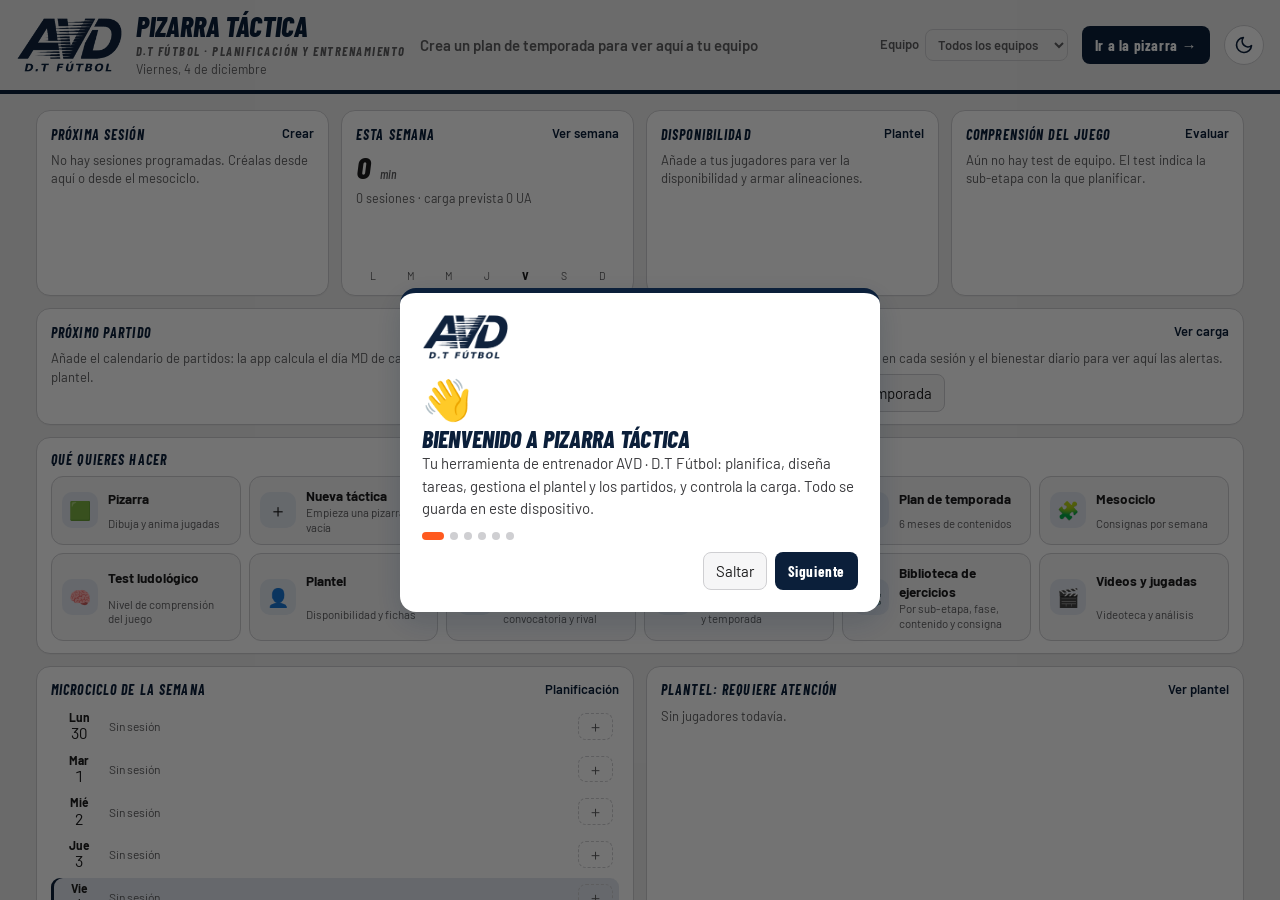
<file: index.html>
<!doctype html>
<html lang="es">
<head>
<meta charset="utf-8">
<meta name="viewport" content="width=device-width, initial-scale=1, maximum-scale=1, user-scalable=no, viewport-fit=cover">
<meta name="theme-color" content="#0B1F3A">
<script>try{var t=localStorage.getItem("avd_theme");document.documentElement.setAttribute("data-theme",t==="claro"||(t!=="oscuro"&&matchMedia("(prefers-color-scheme: light)").matches)?"light":"dark")}catch(e){document.documentElement.setAttribute("data-theme","light")}</script>
<meta name="description" content="Pizarra táctica de fútbol personal: jugadas animadas, ejercicios y videos.">
<meta name="apple-mobile-web-app-capable" content="yes">
<meta name="mobile-web-app-capable" content="yes">
<meta name="apple-mobile-web-app-title" content="D.T Fútbol">
<link rel="manifest" href="manifest.webmanifest">
<link rel="icon" type="image/png" href="icons/icon-192.png">
<link rel="apple-touch-icon" href="icons/icon-192.png">
<link rel="preconnect" href="https://fonts.googleapis.com"><link rel="preconnect" href="https://fonts.gstatic.com" crossorigin>
<link rel="stylesheet" href="https://fonts.googleapis.com/css2?family=Barlow+Condensed:ital,wght@0,600;0,700;1,700;1,800&family=Barlow:wght@400;500;600;700&display=swap">
<link rel="stylesheet" href="css/style.css">
<title>Pizarra Táctica · AVD D.T Fútbol</title>
</head>
<body>
<div id="app">
  <header class="topbar">
    <button class="brand" id="btnBrand" title="Inicio · AVD D.T Fútbol"><img class="lg" src="icons/logo-dt.png" alt="AVD D.T Fútbol"></button>
    <button class="tb" id="btnHome" title="Inicio"><span class="ic">🏠</span><span class="lbl">Inicio</span></button>
    <button class="tb" id="btnProjects" title="Mis tácticas"><span class="ic">☰</span><span class="lbl">Tácticas</span></button>
    <input id="projName" class="projname" aria-label="Nombre de la táctica" maxlength="80">
    <button class="tb" id="btnUndo" title="Deshacer (Ctrl+Z)"><span class="ic">↶</span></button>
    <button class="tb" id="btnRedo" title="Rehacer (Ctrl+Y)"><span class="ic">↷</span></button>
    <button class="tb" id="btnTask" title="Ficha de tarea"><span class="ic">📝</span><span class="lbl">Ficha</span></button>
    <button class="tb" id="btnSessions" title="Planificación: semana, plan de temporada, mesociclo y evaluación"><span class="ic">📅</span><span class="lbl">Planificación</span></button>
    <button class="tb" id="btnSquad" title="Plantel"><span class="ic">👤</span><span class="lbl">Plantel</span></button>
    <button class="tb" id="btnPerf" title="Partidos, asistencia, carga, bienestar y estadísticas"><span class="ic">📊</span><span class="lbl">Rendimiento</span></button>
    <button class="tb" id="btnLibrary" title="Ejercicios y videos"><span class="ic">🎬</span><span class="lbl">Biblioteca</span></button>
    <button class="tb" id="btnTeams" title="Equipos y formaciones"><span class="ic">👕</span><span class="lbl">Equipos</span></button>
    <button class="tb" id="btnExport" title="Exportar"><span class="ic">⤓</span><span class="lbl">Exportar</span></button>
    <button class="thb" title="Cambiar tema" aria-label="Cambiar tema"></button>
    <button class="tb" id="btnSettings" title="Ajustes"><span class="ic">⚙</span></button>
  </header>

  <nav class="tools" id="tools">
    <button class="tool active" data-tool="move" title="Mover y seleccionar (arrastra en vacío para seleccionar varios)"><span>✋</span><small>Mover</small></button>
    <span class="sep"></span>
    <button class="tool grp" data-panel="objects" title="Jugadores, material y porterías"><span>👥</span><small id="gObjLbl">Objetos ▾</small></button>
    <button class="tool grp" data-panel="draw" title="Flechas y dibujo"><span id="gDrawIc">➝</span><small id="gDrawLbl">Dibujo ▾</small></button>
    <button class="tool grp" data-panel="space" title="Delimitar espacios, medir y vistas"><span>⛶</span><small id="gSpaceLbl">Espacio ▾</small></button>
    <button class="tool" data-tool="text" title="Texto"><span>T</span><small>Texto</small></button>
    <button class="tool" data-tool="erase" title="Borrar tocando"><span>⌫</span><small>Borrar</small></button>
    <button class="tool grp" data-panel="edit" title="Editar, seleccionar y limpiar"><span>✂</span><small>Editar ▾</small></button>
    <span class="sep"></span>
    <div class="swatches" id="swatches"></div>
  </nav>

  <main id="stage">
    <canvas id="board"></canvas>
    <div id="toolPanel" class="toolpanel" hidden></div>
    <div id="placeBar" class="zonebar placebar" hidden>
      <span id="pbName" class="pbname"></span>
      <div class="stepper"><button id="pbMinus" title="Menos">−</button><input id="pbQty" type="number" min="1" max="40" aria-label="Cantidad"><button id="pbPlus" title="Más">＋</button></div>
      <div class="seg" id="pbLayout">
        <button data-lay="line" title="En línea">⋯</button><button data-lay="zig" title="En zigzag">⩘</button><button data-lay="grid" title="En cuadrícula">▦</button><button data-lay="circle" title="En círculo">◌</button>
      </div>
      <label class="inline small" id="pbGapLbl">cada <input id="pbGap" type="number" min="0.5" max="30" step="0.5"> m</label>
      <button id="pbDone">Listo</button>
    </div>
    <div id="selPanel" class="selpanel hidden">
      <span id="selInfo" class="selinfo"></span>
      <button id="selEdit">Editar</button>
      <button id="selRotate">Girar</button>
      <button id="selDup">Duplicar</button>
      <button id="selColor">Usar color</button>
      <button id="selLink">Unir</button>
      <button id="selStyle">Ver como bloque</button>
      <button id="selSpot">Destacar</button>
      <button id="selSave">Guardar espacio</button>
      <button id="selDel" class="danger">Eliminar</button>
    </div>
    <div id="zoneBar" class="zonebar" hidden>
      <div class="seg" id="zbShape">
        <button data-shape="rect" title="Rectángulo">▭</button><button data-shape="circle" title="Círculo">◯</button><button data-shape="poly" title="Polígono libre">⬠</button>
      </div>
      <select id="zbMat" title="Material"></select>
      <input type="color" id="zbColor" title="Color">
      <label class="inline small" id="zbSpLbl">cada <input id="zbSpacing" type="number" min="0.5" max="20" step="0.5"> m</label>
      <button id="zbClose" hidden>Cerrar polígono</button>
      <button id="zbDone">Listo</button>
    </div>
    <div id="densBadge" class="densbadge" hidden></div>
    <div id="hint" class="hint"></div>
  </main>

  <footer class="framebar">
    <button id="btnPlay" class="play" title="Reproducir (espacio)">▶</button>
    <button id="btnMatchMode" class="fb" title="Modo partido: marcador, cronómetro y notas">⏱<span class="lbl2"> Partido</span></button>
    <button id="btnPresent" class="fb" title="Modo presentación (pantalla completa)">📽<span class="lbl2"> Presentar</span></button>
    <div id="frameList" class="framelist"></div>
    <button id="btnAddFrame" class="fb" title="Nuevo paso (copia el actual)">＋<span class="lbl2"> Paso</span></button>
    <button id="btnDelFrame" class="fb" title="Eliminar paso">🗑</button>
    <select id="viewSel" title="Vista del campo"></select>
    <select id="speedSel" title="Velocidad">
      <option value="2">Lento</option><option value="1.2">Normal</option><option value="0.7">Rápido</option>
    </select>
  </footer>
</div>

<!-- Inicio -->
<div id="home" class="home" hidden>
  <header class="hm-top">
    <div class="hm-brand"><img class="lg" src="icons/logo-dt.png" alt="AVD D.T Fútbol"><div><h1>Pizarra Táctica</h1><span class="sl">D.T Fútbol · Planificación y entrenamiento</span><span id="hmDate"></span></div></div>
    <div id="hmTeam" class="hm-team"></div>
    <label class="hm-cat" title="Equipo o categoría activa: filtra plantel, sesiones, partidos y estadísticas">Equipo <select id="activeCat"></select></label>
    <button id="hmSync" class="sychip" hidden title="Estado de la sincronización"></button>
    <button id="hmBoard" class="primary">Ir a la pizarra →</button>
    <button class="thb" title="Cambiar tema" aria-label="Cambiar tema"></button>
  </header>
  <main id="hmGrid" class="hm-grid"></main>
  <footer class="hm-foot"><label class="chk"><input type="checkbox" id="hmStart"> Abrir la app en Inicio</label><span class="muted small">Tus datos se guardan solo en este dispositivo. <button id="hmBackup" class="hm-link">Copia de seguridad</button> · <button id="hmTour" class="hm-link">Guía de inicio</button></span></footer>
</div>

<!-- Mis tácticas -->
<dialog id="dlgProjects" class="dlg wide">
  <div class="dlg-head"><h2>Mis tácticas</h2><button class="x" data-close>✕</button></div>
  <div class="dlg-bar">
    <button id="btnNewProj" class="primary">＋ Nueva</button>
    <input id="projSearch" type="search" placeholder="Buscar…">
    <select id="projCat"></select>
    <select id="projSort"><option value="recent">Recientes</option><option value="name">Nombre</option><option value="cat">Por categoría</option></select>
    <button id="btnProjSel">Seleccionar</button>
    <label class="btn">Importar<input type="file" id="projImport" multiple hidden></label>
  </div>
  <div id="projBulk" class="bulk" hidden>
    <strong id="pbCount">0 seleccionadas</strong>
    <button id="pbAll">Todas</button>
    <button id="pbCat">Mover a categoría</button>
    <button id="pbExport">Exportar</button>
    <button id="pbDup">Duplicar</button>
    <button id="pbDel" class="danger">Borrar</button>
  </div>
  <p class="muted small pad">Importar admite archivos de esta app (.json), proyectos de TacticalPad (experimental), videos e imágenes.</p>
  <div id="projGrid" class="grid"></div>
</dialog>

<!-- Biblioteca -->
<dialog id="dlgLibrary" class="dlg wide">
  <div class="dlg-head"><h2>Biblioteca</h2><button class="x" data-close>✕</button></div>
  <div class="tabs">
    <button class="tab active" data-tab="exlib">Ejercicios por consigna</button>
    <button class="tab" data-tab="drills">Jugadas animadas</button>
    <button class="tab" data-tab="videos">Videos e imágenes</button>
  </div>
  <section id="tabExlib" class="tabsec">
    <div id="exPickBar" class="bulk" hidden><strong id="exPickTxt"></strong><button id="exPickCancel" style="margin-left:auto">Cancelar</button></div>
    <div class="dlg-bar exfilters">
      <select id="exPhase" aria-label="Parte de la sesión"></select>
      <select id="exCat" aria-label="Bloque"></select>
      <select id="exStage" aria-label="Sub-etapa"></select>
      <select id="exContent" aria-label="Contenido"></select>
      <select id="exCons" aria-label="Consigna"></select>
      <select id="exSrc" aria-label="Origen"><option value="">Todos los ejercicios</option><option value="fav">★ Mis favoritos</option><option value="mine">📚 Mis ejercicios</option></select>
      <input id="exSearch" type="search" placeholder="Buscar ejercicio…">
      <label class="chk small" title="Solo los contenidos propios de la sub-etapa (sin los de sub-etapas anteriores)"><input type="checkbox" id="exOwn"> Solo contenidos de la sub-etapa</label>
      <button id="exReset">Limpiar</button>
      <button id="exPdfAll" title="Descarga en PDF los ejercicios filtrados (máx. 30)">📄 PDF de la selección</button>
      <span id="exCount" class="muted small"></span>
    </div>
    <div id="exTree" class="extree"></div>
    <div id="exGrid" class="grid"></div>
  </section>
  <section id="tabDrills" class="tabsec" hidden>
    <div class="dlg-bar"><select id="drillCat"></select><span class="muted small">Toca la imagen para ver la animación.</span></div>
    <div id="drillGrid" class="grid"></div>
  </section>
  <section id="tabVideos" class="tabsec" hidden>
    <div class="dlg-bar">
      <label class="btn primary">＋ Subir videos<input type="file" id="vidFile" accept="video/*,image/*,.mkv,.avi,.wmv,.flv,.mts,.m2ts,.3gp,.mov" multiple hidden></label>
      <button id="btnAddLink">＋ Enlace YouTube/Vimeo</button>
      <button id="btnVidCats">Categorías</button>
      <input id="vidSearch" type="search" placeholder="Buscar por título, etiqueta o nota…">
    </div>
    <div id="vidChips" class="chips"></div>
    <div id="vidQueue" class="queue"></div>
    <div id="vidList" class="vlist"></div>
    <p class="muted small pad" id="vidStorage"></p>
  </section>
</dialog>

<!-- Reproductor con dibujo -->
<dialog id="dlgPlayer" class="dlg full">
  <div class="dlg-head"><h2 id="playerTitle"></h2><button class="x" data-close>✕</button></div>
  <div class="pwrap" id="pwrap">
    <video id="pvideo" controls playsinline></video>
    <img id="pimg" alt="" hidden>
    <iframe id="pframe" allow="autoplay; fullscreen; picture-in-picture" allowfullscreen hidden></iframe>
    <canvas id="pcanvas"></canvas>
  </div>
  <div class="dlg-bar">
    <button id="pBack" class="fileonly">« 1s</button>
    <button id="pFwd" class="fileonly">1s »</button>
    <select id="pRate" class="fileonly"><option value="0.25">0.25x</option><option value="0.5">0.5x</option><option value="1" selected>1x</option><option value="1.5">1.5x</option></select>
    <button id="pPen">✎ Dibujar</button>
    <button id="pArrow">➝ Flecha</button>
    <button id="pClear">Limpiar</button>
    <input type="color" id="pColor" value="#ffeb3b" title="Color">
    <button id="pSnap" class="fileonly">📷 Captura</button>
  </div>
  <div class="dlg-bar plink">
    <label class="inline">Táctica vinculada <select id="pLink"></select></label>
    <button id="pOpenTac">Abrir táctica</button>
  </div>
  <textarea id="pNotes" placeholder="Notas de este video…"></textarea>
</dialog>

<!-- Equipos -->
<dialog id="dlgTeams" class="dlg wide">
  <div class="dlg-head"><h2>Equipos y formaciones</h2><button class="x" data-close>✕</button></div>
  <div class="teams" id="teamsWrap"></div>
</dialog>

<!-- Exportar -->
<dialog id="dlgExport" class="dlg">
  <div class="dlg-head"><h2>Exportar</h2><button class="x" data-close>✕</button></div>
  <div class="stack">
    <button id="exPdf">📄 PDF de la táctica (todos los pasos y la ficha)</button>
    <button id="exPng">🖼 Imagen del paso actual (PNG)</button>
    <button id="exVideo">🎞 Video de la animación</button>
    <label class="chk"><input type="checkbox" id="exSaveLib" checked> Guardar el video también en «Mis videos»</label>
    <label class="chk"><input type="checkbox" id="exVoice"> Narrar con mi voz (usa el micrófono; la animación va más lenta)</label>
    <div id="exProgress" class="progress" hidden><div></div></div>
    <button id="exJson">💾 Archivo de esta táctica (.json)</button>
    <button id="exBackup">🗄 Copia de seguridad de todas mis tácticas</button>
  </div>
</dialog>

<!-- Ajustes -->
<dialog id="dlgSettings" class="dlg">
  <div class="dlg-head"><h2>Ajustes</h2><button class="x" data-close>✕</button></div>
  <div class="form">
    <h3>Apariencia</h3>
    <label>Tema de la app
      <select id="setTheme"><option value="auto">Automático (según el dispositivo)</option><option value="claro">Claro</option><option value="oscuro">Oscuro</option></select>
    </label>
    <h3>Sincronización entre dispositivos</h3>
    <div id="syncBox" class="sybox">
      <p id="syState" class="systate"></p>
      <p id="syNoCfg" class="muted small">Todavía no está conectada la nube (Firebase). Mientras tanto, los datos se guardan solo en este dispositivo.</p>
      <div id="syOut" hidden>
        <p class="muted small">Usa la misma cuenta en el celular y en la computadora: los datos se sincronizan solos en los dos.</p>
        <label>Correo <input id="syEmail" type="email" autocomplete="email" inputmode="email"></label>
        <label>Contraseña <input id="syPass" type="password" autocomplete="current-password" minlength="6"></label>
        <div class="row"><button id="syLogin" class="primary">Entrar</button><button id="syCreate">Crear cuenta</button><button id="syForgot">Olvidé la contraseña</button></div>
      </div>
      <div id="syIn" hidden>
        <p>Conectado como <b id="syWho"></b></p>
        <div class="row"><button id="syNow">↻ Sincronizar ahora</button><button id="syLogout">Cerrar sesión</button></div>
      </div>
      <p id="sySkip" class="muted small" hidden></p>
      <p class="muted small">Se sincroniza todo (tácticas, sesiones, planes, plantel, partidos, carga y bienestar) menos los videos e imágenes de la videoteca, que se quedan en cada dispositivo.</p>
    </div>
    <h3>Datos y copia de seguridad</h3>
    <div class="row"><button id="bkOpen">🗄 Copia de seguridad y restauración</button><button id="tourOpen">🧭 Guía de inicio</button></div>
    <label>Equipo / categoría activa <select id="setActiveCat"></select></label>
    <h3>Esta táctica</h3>
    <label>Categoría <input id="setCat" list="catList" maxlength="40"></label>
    <datalist id="catList"></datalist>
    <h3>Campo</h3>
    <label>Tipo y tamaño
      <select id="setField">
        <option value="f11">Fútbol 11 · 105 × 68 m</option>
        <option value="f9">Fútbol 9 · 75 × 50 m</option>
        <option value="f7">Fútbol 7 · 60 × 40 m</option>
        <option value="f5">Fútbol sala / 5 · 40 × 20 m</option>
        <option value="custom">Personalizado</option>
      </select>
    </label>
    <div class="row two">
      <label>Largo (m) <input id="setL" type="number" min="10" max="130" step="1"></label>
      <label>Ancho (m) <input id="setW" type="number" min="8" max="100" step="1"></label>
    </div>
    <label>Marcas del campo
      <select id="setMarks"><option value="full">Completas (áreas, círculo, porterías)</option><option value="lines">Solo bandas y medio campo</option><option value="none">Sin marcas (campo libre)</option></select>
    </label>
    <label>Vista
      <select id="setPitch"></select>
    </label>
    <label>Lado que se muestra en las vistas parciales
      <select id="setSide"><option value="R">Portería derecha (ataque)</option><option value="L">Portería izquierda (defensa)</option></select>
    </label>
    <h3>Delimitación y divisiones</h3>
    <div class="row"><button id="btnArea">⛶ Delimitar un espacio</button><button id="btnSpaces2">▦ Espacios guardados</button><button id="btnAreaClear" class="danger">Quitar todos los espacios</button></div>
    <p class="muted small" id="areaInfo"></p>
    <label>Divisiones
      <select id="setGrid">
        <option value="none">Ninguna</option><option value="thirds">Tercios</option><option value="lanes">Carriles</option>
        <option value="both">Tercios y carriles</option><option value="custom">Cuadrícula personalizada</option>
      </select>
    </label>
    <div class="row two" id="gridCustom">
      <label>Columnas <input id="setCols" type="number" min="1" max="12"></label>
      <label>Filas <input id="setRows" type="number" min="1" max="12"></label>
    </div>
    <h3>Videos vinculados</h3>
    <div id="setVideos" class="small"></div>
    <label>Notas <textarea id="setNotes" rows="3"></textarea></label>
    <h3>Pizarra</h3>
    <label>Orientación
      <select id="setOrient"><option value="auto">Automática</option><option value="horizontal">Horizontal</option><option value="vertical">Vertical</option></select>
    </label>
    <label>Estilo
      <select id="setTheme"><option value="cesped">Césped</option><option value="oscuro">Césped oscuro</option><option value="pizarra">Pizarra blanca</option></select>
    </label>
    <label>Tamaño de las fichas <input type="range" id="setSize" min="0.6" max="1.6" step="0.05"></label>
    <label class="chk"><input type="checkbox" id="setNums"> Mostrar números</label>
    <label class="chk"><input type="checkbox" id="setNames"> Mostrar nombres</label>
    <label class="chk"><input type="checkbox" id="setOnion"> Ver posición del paso anterior</label>
    <label class="chk"><input type="checkbox" id="setLoop"> Repetir la animación</label>
    <h3>Videos</h3>
    <label>Al subir un video, guardarlo como
      <select id="setVidQ">
        <option value="720">MP4 720p (recomendado)</option><option value="480">MP4 480p (ocupa menos)</option>
        <option value="1080">MP4 1080p</option><option value="original">Original, sin convertir si ya se reproduce</option>
      </select>
    </label>
    <h3>Privacidad</h3>
    <button id="btnPin">Establecer PIN de acceso</button>
    <p class="muted small">Tus tácticas y videos se guardan solo en este dispositivo. Usa «Exportar → Copia de seguridad» para pasarlos a otro.</p>
  </div>
</dialog>

<!-- Editar jugador -->
<dialog id="dlgEdit" class="dlg small">
  <div class="dlg-head"><h2>Jugador</h2><button class="x" data-close>✕</button></div>
  <div class="form">
    <label>Número <input id="edNum" inputmode="numeric" maxlength="3"></label>
    <label>Nombre <input id="edName" maxlength="24"></label>
    <label>Equipo <select id="edTeam"><option value="A">A</option><option value="B">B</option><option value="C">C</option></select></label>
    <label id="edPidRow">Jugador del plantel <select id="edPid"></select></label>
    <label class="chk"><input type="checkbox" id="edGk"> Portero</label>
    <div class="row end"><button data-close>Cancelar</button><button id="edOk" class="primary">Aceptar</button></div>
  </div>
</dialog>

<!-- Texto -->
<dialog id="dlgText" class="dlg small">
  <div class="dlg-head"><h2>Texto</h2><button class="x" data-close>✕</button></div>
  <div class="form">
    <label>Texto <textarea id="txText" rows="3" maxlength="300"></textarea></label>
    <label>Tamaño
      <select id="txSize"><option value="0.75">Pequeño</option><option value="1">Normal</option><option value="1.5">Grande</option><option value="2.2">Muy grande</option></select>
    </label>
    <label class="chk"><input type="checkbox" id="txBox"> Con fondo</label>
    <p class="muted small">Usa el color elegido en la barra de herramientas.</p>
    <div class="row end"><button data-close>Cancelar</button><button id="txOk" class="primary">Aceptar</button></div>
  </div>
</dialog>

<!-- Espacios de juego -->
<dialog id="dlgSpaces" class="dlg wide">
  <div class="dlg-head"><h2>Espacios de juego</h2><button class="x" data-close>✕</button></div>
  <div class="dlg-bar">
    <button id="btnSaveSpace" class="primary">Guardar el espacio actual</button>
    <label class="chk"><input type="checkbox" id="spReplace"> Reemplazar los espacios actuales</label>
  </div>
  <h3 class="sechead">Mis espacios</h3>
  <div id="mySpaces" class="grid"></div>
  <h3 class="sechead">Predefinidos</h3>
  <div id="presetSpaces" class="grid"></div>
</dialog>

<!-- Editar espacio -->
<dialog id="dlgZone" class="dlg small">
  <div class="dlg-head"><h2>Espacio de juego</h2><button class="x" data-close>✕</button></div>
  <div class="form">
    <label>Nombre <input id="zName" maxlength="40" placeholder="Ej.: Rondo, zona de comodines…"></label>
    <p class="muted small" id="zInfo"></p>
    <label>Delimitado con <select id="zMat"></select></label>
    <div class="row two">
      <label>Color <input type="color" id="zColor"></label>
      <label>Separación (m) <input id="zSpacing" type="number" min="0.5" max="20" step="0.5"></label>
    </div>
    <div class="row two" id="zSizeRow">
      <label>Largo (m) <input id="zW" type="number" min="1" max="130" step="0.5"></label>
      <label>Ancho (m) <input id="zH" type="number" min="1" max="100" step="0.5"></label>
    </div>
    <label class="chk"><input type="checkbox" id="zDims"> Mostrar medidas</label>
    <label class="chk"><input type="checkbox" id="zDim"> Oscurecer fuera del espacio</label>
    <label class="chk"><input type="checkbox" id="zMain"> Espacio principal (vista «Espacio» y divisiones)</label>
    <div class="row end"><button id="zSave">Guardar en Mis espacios</button><button id="zOk" class="primary">Aceptar</button></div>
  </div>
</dialog>

<!-- Categorías de videos -->
<dialog id="dlgCats" class="dlg small">
  <div class="dlg-head"><h2>Categorías de videos</h2><button class="x" data-close>✕</button></div>
  <div class="form">
    <div class="row"><input id="newCat" placeholder="Nueva categoría" maxlength="40"><button id="btnNewCat" class="primary">Añadir</button></div>
    <div id="catRows" class="catrows"></div>
  </div>
</dialog>
<datalist id="vidCatList"></datalist>

<!-- Ficha de tarea -->
<dialog id="dlgTask" class="dlg wide">
  <div class="dlg-head"><h2>Ficha de tarea</h2><button class="x" data-close>✕</button></div>
  <div class="taskwrap">
    <div class="taskleft">
      <canvas id="taskThumb"></canvas>
      <div id="taskStats" class="stats"></div>
      <div class="steps9" id="taskSteps"></div>
      <p class="muted small">La densidad se calcula con los jugadores que están dentro del espacio principal en el primer paso. La pizarra es la representación gráfica (paso 9).</p>
    </div>
    <div class="form taskform">
      <label>Nombre de la tarea <input id="tkName" maxlength="80"></label>
      <div class="row two">
        <label>Fase de la sesión <select id="tkPhase"></select></label>
        <label>Sub-etapa <select id="tkStage"></select></label>
      </div>
      <section class="step"><h4><b>1</b> Contenido y consigna</h4>
        <div class="row two">
          <label>Tipo de contenido <select id="tkCat"></select></label>
          <label>Contenido <select id="tkContent"></select></label>
        </div>
        <p id="tkContentDef" class="muted small"></p>
        <label>Elegir consigna del catálogo <select id="tkConsSel"></select></label>
        <label>Consigna <textarea id="tkConsigna" rows="2" placeholder="Elige una del catálogo o escríbela"></textarea></label>
        <label>Objetivo táctico / técnico <input id="tkObj" maxlength="160"></label>
      </section>
      <section class="step"><h4><b>2</b> Estrategia didáctica</h4>
        <div class="row two">
          <label>Estrategia <select id="tkStrategy"></select></label>
          <label>Estilo de enseñanza <select id="tkStyle"></select></label>
        </div>
        <p id="tkStratHint" class="hintline"></p>
      </section>
      <section class="step"><h4><b>3</b> Participantes</h4>
        <p id="tkAutoPlayers" class="autoline"></p>
        <label>Número de jugadores / equipos <input id="tkPlayers" maxlength="80" placeholder="Ej.: 4 vs 4 + 2 comodines, con porteros"></label>
      </section>
      <section class="step"><h4><b>4</b> Espacio</h4>
        <p id="tkAutoSpace" class="autoline"></p>
        <label>Forma del espacio y sub-espacios <input id="tkSpaceNote" maxlength="160" placeholder="Ej.: más largo que ancho; zona de finalización de 10 m"></label>
      </section>
      <section class="step"><h4><b>5</b> Puntuación</h4>
        <div class="row two">
          <label>Forma de finalizar <select id="tkScoreType"></select></label>
          <label>Puntuación <input id="tkScoring" maxlength="160" placeholder="Ej.: 1 punto por llegar a la zona"></label>
        </div>
        <p id="tkScoreWarn" class="warnline" hidden></p>
      </section>
      <section class="step"><h4><b>6</b> Normas y descripción</h4>
        <label>Normativas <textarea id="tkRules" rows="2" placeholder="Ej.: marcaje individual en todo el campo"></textarea></label>
        <label>Descripción <textarea id="tkDesc" rows="2"></textarea></label>
      </section>
      <section class="step"><h4><b>7</b> Gradiente</h4>
        <div class="row two">
          <label>Para facilitar (bajar) <input id="tkGradDown" maxlength="160" placeholder="Ej.: + 1 comodín, espacio más grande"></label>
          <label>Para dificultar (subir) <input id="tkGradUp" maxlength="160" placeholder="Ej.: máximo 2 toques, espacio más pequeño"></label>
        </div>
      </section>
      <section class="step"><h4><b>8</b> Preguntas y feedback</h4>
        <label>Preguntas preparadas <textarea id="tkFeedback" rows="2" placeholder="Ej.: ¿Qué puedes hacer con el cuerpo para engañar al rival?"></textarea></label>
      </section>
      <section class="step"><h4>Tiempo y carga</h4>
        <div class="row four">
          <label>Duración (min) <input id="tkDur" type="number" min="1" max="180"></label>
          <label>Series <input id="tkSeries" type="number" min="1" max="30"></label>
          <label>Trabajo <input id="tkWork" maxlength="20" placeholder="4 min"></label>
          <label>Descanso <input id="tkRest" maxlength="20" placeholder="1 min"></label>
        </div>
        <div class="row two">
          <label>Intensidad prevista <select id="tkInt"><option value="baja">Baja (RPE 3)</option><option value="media">Media (RPE 5)</option><option value="alta">Alta (RPE 7)</option><option value="maxima">Máxima (RPE 9)</option></select></label>
          <label>Objetivo físico <input id="tkPhys" list="physList" maxlength="80"></label>
        </div>
        <datalist id="physList"><option value="Activación"><option value="Resistencia aeróbica"><option value="Potencia aeróbica"><option value="Resistencia a la velocidad (RSA)"><option value="Fuerza específica"><option value="Velocidad"><option value="Recuperación"></datalist>
        <p id="tkLoad" class="autoline"></p>
        <label>Variantes y progresiones <textarea id="tkVar" rows="2"></textarea></label>
      </section>
    </div>
  </div>
  <div class="dlg-bar endbar">
    <button id="tkPresent">📽 Presentar</button>
    <button id="tkLib" title="Guardar esta tarea como plantilla en tu biblioteca de ejercicios">📚 A mi biblioteca</button>
    <button id="tkPrint">📄 PDF / Imprimir</button>
    <button id="tkToSession" class="primary">＋ Añadir a una sesión</button>
  </div>
</dialog>

<!-- Planificación -->
<dialog id="dlgSessions" class="dlg wide">
  <div class="dlg-head"><h2>Planificación</h2><button class="x" data-close>✕</button></div>
  <div class="tabs" id="planTabs">
    <button class="tab active" data-pt="week">Semana</button>
    <button class="tab" data-pt="plan">Plan de temporada</button>
    <button class="tab" data-pt="meso">Mesociclo</button>
    <button class="tab" data-pt="eval">Evaluación</button>
    <button class="tab" data-pt="guide">Guía</button>
  </div>
  <section id="ptWeek" class="tabsec">
    <div class="dlg-bar">
      <button id="wkPrev" title="Semana anterior">◀</button><strong id="wkLbl" class="wklbl"></strong><button id="wkNext" title="Semana siguiente">▶</button><button id="wkToday">Hoy</button><button id="wkPdf" title="Microciclo de la semana en PDF">📄 PDF</button><button id="wkIcs" title="Exportar la semana al calendario (.ics)">📆 Calendario</button><button id="wkMD" title="Calcular el día MD de cada sesión según los partidos">⚽ MD según partidos</button>
      <span id="wkTotal" class="muted small"></span>
      <button id="btnNewSession" class="primary" style="margin-left:auto">＋ Nueva sesión</button>
    </div>
    <div class="scrollarea">
      <div id="weekGrid" class="week"></div>
      <div class="dlg-bar"><h3 class="sechead" style="margin:0">Todas las sesiones</h3><input id="sesSearch" type="search" placeholder="Buscar…"></div>
      <div id="sesList" class="vlist"></div>
    </div>
  </section>
  <section id="ptPlan" class="tabsec" hidden>
    <div class="dlg-bar">
      <select id="planSel"></select>
      <button id="planNew" class="primary">＋ Nuevo plan</button>
      <button id="planEdit">⚙ Datos del plan</button>
      <button id="planPrint">📄 PDF</button>
      <button id="planDel" class="danger">Borrar</button>
    </div>
    <div class="scrollarea">
      <p id="planInfo" class="pad muted small"></p>
      <div class="tablewrap"><table id="planGrid" class="ptable"></table></div>
      <div id="planCheck" class="checks"></div>
    </div>
  </section>
  <section id="ptMeso" class="tabsec" hidden>
    <div class="dlg-bar">
      <label class="inline">Mes <select id="mesoMonth"></select></label>
      <button id="mesoAuto">✨ Autocompletar progresión</button>
      <button id="mesoPrint">📄 PDF</button>
      <span class="muted small">Las consignas de cada semana deben guardar relación entre sí y progresar.</span>
    </div>
    <div class="scrollarea"><div class="tablewrap"><table id="mesoGrid" class="ptable meso"></table></div></div>
  </section>
  <section id="ptEval" class="tabsec" hidden>
    <div class="scrollarea">
      <div class="dlg-bar"><h3 class="sechead" style="margin:0">Test ludológico de equipo</h3><button id="evNewTeam" class="primary">＋ Nuevo test de equipo</button><button id="evPdf">📄 PDF de evaluaciones</button></div>
      <div id="evTeamList" class="vlist"></div>
      <div class="dlg-bar"><h3 class="sechead" style="margin:0">Test ludológico individual</h3><select id="evCat"></select></div>
      <div class="tablewrap"><table id="evPlayers" class="ptable"></table></div>
    </div>
  </section>
  <section id="ptGuide" class="tabsec" hidden>
    <div class="scrollarea guide" id="guideBody"></div>
  </section>
</dialog>

<dialog id="dlgSession" class="dlg wide">
  <div class="dlg-head"><h2>Sesión</h2><button class="x" data-close>✕</button></div>
  <div class="scrollarea">
    <div class="form">
      <div class="row sesrow">
        <label class="grow">Nombre <input id="sesName" maxlength="80"></label>
        <label>Fecha <input id="sesDate" type="date"></label>
        <label>Día del microciclo <select id="sesMD"></select></label>
        <label>Sub-etapa <select id="sesStage"></select></label>
        <label>Equipo / categoría <input id="sesCat" list="sesCatList" maxlength="40"></label>
      </div>
      <datalist id="sesCatList"></datalist>
      <p class="muted small" id="sesMDInfo"></p>
      <p class="autoline" id="sesPlanInfo" hidden></p>
      <label>Objetivo de la sesión <input id="sesObj" maxlength="200"></label>
      <div id="sesSummary" class="stats"></div>
      <div id="sesBlocks" class="sblocks"></div>
      <div id="sesAtt" class="sblock"></div>
      <label>Notas <textarea id="sesNotes" rows="2"></textarea></label>
    </div>
  </div>
  <div class="dlg-bar endbar">
    <button id="sesDel" class="danger">Borrar</button>
    <button id="sesDup">Duplicar</button>
    <button id="sesShare" title="Archivo con la sesión y sus tareas para un compañero">⇪ Compartir</button>
    <button id="sesIcs" title="Añadir al calendario">📆 Calendario</button>
    <button id="sesPrint">📄 PDF / Imprimir</button>
    <button id="sesPresent" class="primary">📽 Presentar sesión</button>
  </div>
</dialog>

<dialog id="dlgPlanSet" class="dlg">
  <div class="dlg-head"><h2>Datos del plan</h2><button class="x" data-close>✕</button></div>
  <div class="form">
    <label>Nombre <input id="psName" maxlength="80"></label>
    <div class="row two">
      <label>Equipo / categoría <input id="psCat" list="sesCatList" maxlength="40"></label>
      <label>Sub-etapa del equipo <select id="psStage"></select></label>
    </div>
    <div class="row two">
      <label>Mes de inicio <input id="psStart" type="month"></label>
      <label>Duración (meses) <input id="psMonths" type="number" min="1" max="12"></label>
    </div>
    <h3>Días de entrenamiento por semana</h3>
    <div id="psDays" class="psdays"></div>
    <div class="row"><button id="psAddDay">＋ Día</button><button id="psDelDay">− Día</button></div>
    <h3>Contenido asignado</h3>
    <div class="row two">
      <label>Contenido <select id="psContent"></select></label>
      <label>Consigna <select id="psConsigna"></select></label>
    </div>
    <p class="muted small">El contenido asignado debe aparecer en algún mes de la programación.</p>
    <div class="row end"><button data-close>Cancelar</button><button id="psOk" class="primary">Guardar</button></div>
  </div>
</dialog>

<dialog id="dlgTeamTest" class="dlg wide">
  <div class="dlg-head"><h2>Test ludológico de equipo</h2><button class="x" data-close>✕</button></div>
  <div class="scrollarea">
    <div class="form">
      <div class="row sesrow">
        <label>Fecha <input id="ttDate" type="date"></label>
        <label class="grow">Equipo / categoría <input id="ttCat" list="sesCatList" maxlength="40"></label>
      </div>
      <p class="muted small">Observa 10 situaciones de cada fase y marca en cada una la sub-etapa que mejor describe al equipo.</p>
      <div id="ttBody"></div>
      <div id="ttResult" class="ttresult"></div>
      <label>Notas <textarea id="ttNotes" rows="2"></textarea></label>
    </div>
  </div>
  <div class="dlg-bar endbar"><button id="ttDel" class="danger">Borrar</button><button id="ttApply">Aplicar al plan actual</button><button id="ttOk" class="primary">Guardar</button></div>
</dialog>

<dialog id="dlgPlayerTest" class="dlg wide">
  <div class="dlg-head"><h2 id="ptTitle">Test ludológico individual</h2><button class="x" data-close>✕</button></div>
  <div class="scrollarea">
    <div class="form">
      <label style="max-width:200px">Fecha <input id="ptDate" type="date"></label>
      <p class="muted small">Elige en cada rol la descripción que mejor encaja con lo que observas.</p>
      <div id="ptBody" class="ptbody"></div>
      <div class="row two">
        <label>Resultado sugerido <input id="ptSuggest" disabled></label>
        <label>Nivel de comprensión del juego (final) <select id="ptFinal"></select></label>
      </div>
      <label>Notas <textarea id="ptNotes" rows="2"></textarea></label>
    </div>
  </div>
  <div class="dlg-bar endbar"><button data-close>Cancelar</button><button id="ptOk" class="primary">Guardar</button></div>
</dialog>

<!-- Selector -->
<dialog id="dlgPick" class="dlg">
  <div class="dlg-head"><h2 id="pickTitle"></h2><button class="x" data-close>✕</button></div>
  <div class="dlg-bar"><input id="pickSearch" type="search" placeholder="Buscar…" style="flex:1"></div>
  <div id="pickList" class="picklist"></div>
</dialog>

<!-- Plantel -->
<dialog id="dlgSquad" class="dlg wide">
  <div class="dlg-head"><h2>Plantel</h2><button class="x" data-close>✕</button></div>
  <div class="dlg-bar">
    <button id="btnAddPlayer" class="primary">＋ Jugador</button>
    <input id="sqSearch" type="search" placeholder="Buscar…">
    <select id="sqCat"></select>
    <select id="sqStatus"></select>
    <button id="sqPdf">📄 PDF</button>
    <label class="btn" title="Archivo CSV o TXT: dorsal;nombre;posición;categoría">Importar lista<input type="file" id="sqImport" accept=".csv,.txt,text/csv,text/plain" hidden></label>
  </div>
  <div id="sqSummary" class="chips"></div>
  <div id="sqList" class="sqgrid"></div>
</dialog>

<dialog id="dlgSqPlayer" class="dlg">
  <div class="dlg-head"><h2>Jugador</h2><button class="x" data-close>✕</button></div>
  <div class="form">
    <div class="row">
      <div id="spPhotoPrev" class="sqph big"></div>
      <label class="btn">Foto<input type="file" id="spPhoto" accept="image/*" hidden></label>
      <button id="spPhotoDel" class="danger">Quitar foto</button>
    </div>
    <label>Nombre completo <input id="spName" maxlength="60"></label>
    <div class="row two">
      <label>Nombre en la pizarra <input id="spShort" maxlength="18" placeholder="Apellido o apodo"></label>
      <label>Dorsal <input id="spDorsal" inputmode="numeric" maxlength="3"></label>
    </div>
    <div class="row two">
      <label>Posición <select id="spPos"></select></label>
      <label>Posición secundaria <select id="spPos2"></select></label>
    </div>
    <div class="row two">
      <label>Pie <select id="spFoot"><option value="">—</option><option value="D">Derecho</option><option value="I">Izquierdo</option><option value="A">Ambos</option></select></label>
      <label>Equipo / categoría <input id="spCat" list="spCatList" maxlength="40"></label>
    </div>
    <datalist id="spCatList"></datalist>
    <div class="row four">
      <label>Nacimiento <input id="spBirth" type="date"></label>
      <label>Altura (cm) <input id="spHeight" type="number" min="100" max="230"></label>
      <label>Peso (kg) <input id="spWeight" type="number" min="30" max="150"></label>
      <label>Estado <select id="spStatus"></select></label>
    </div>
    <div class="row two" id="spStatusRow">
      <label>Detalle <input id="spNote" maxlength="80" placeholder="Ej.: Sobrecarga isquiotibial"></label>
      <label>Vuelta prevista <input id="spBack" type="date"></label>
    </div>
    <label>Notas <textarea id="spNotes" rows="2"></textarea></label>
    <div id="spExtra" class="spextra"></div>
    <div class="row end"><button id="spTest">🧠 Test ludológico</button><button id="spDel" class="danger">Borrar</button><button data-close>Cancelar</button><button id="spSave" class="primary">Guardar</button></div>
  </div>
</dialog>

<dialog id="dlgSqPick" class="dlg">
  <div class="dlg-head"><h2>Alinear: <span id="spkTeam"></span></h2><button class="x" data-close>✕</button></div>
  <div class="dlg-bar">
    <select id="spkForm"></select>
    <select id="spkCat"></select>
    <button id="spkAuto">Elegir disponibles</button>
    <span id="spkCount" class="muted small"></span>
  </div>
  <div id="spkList" class="picklist"></div>
  <div class="dlg-bar endbar"><button data-close>Cancelar</button><button id="spkOk" class="primary">Colocar en la pizarra</button></div>
</dialog>

<!-- Preguntas -->
<!-- Rendimiento -->
<dialog id="dlgPerf" class="dlg wide">
  <div class="dlg-head"><h2>Rendimiento</h2><button class="x" data-close>✕</button></div>
  <div class="tabs" id="perfTabs">
    <button class="tab active" data-pf="matches">Partidos</button>
    <button class="tab" data-pf="att">Asistencia</button>
    <button class="tab" data-pf="load">Carga</button>
    <button class="tab" data-pf="well">Bienestar</button>
    <button class="tab" data-pf="season">Temporada</button>
  </div>
  <section id="pfMatches" class="tabsec">
    <div class="dlg-bar"><button id="mtNew" class="primary">＋ Partido</button><select id="mtFilter"><option value="">Todos</option><option value="next">Próximos</option><option value="played">Jugados</option></select><span id="mtSummary" class="muted small"></span><button id="mtIcs" style="margin-left:auto">📆 Calendario</button><button id="mtPdf">📄 PDF</button></div>
    <div id="mtList" class="vlist"></div>
  </section>
  <section id="pfAtt" class="tabsec" hidden>
    <div class="dlg-bar"><label class="inline small">Desde <input id="atFrom" type="date"></label><label class="inline small">Hasta <input id="atTo" type="date"></label><span class="muted small">Se registra en cada sesión (sección «Asistencia y RPE»).</span><button id="atPdf" style="margin-left:auto">📄 PDF</button></div>
    <div class="scrollarea"><div class="tablewrap"><table id="atTable" class="ptable"></table></div></div>
  </section>
  <section id="pfLoad" class="tabsec" hidden>
    <div class="dlg-bar"><span class="muted small">Carga real = RPE (0-10) × minutos de cada jugador en sesiones y partidos. ACWR = carga de los últimos 7 días ÷ media semanal de los últimos 28.</span><button id="ldPdf" style="margin-left:auto">📄 PDF</button></div>
    <div class="scrollarea"><div id="ldChart" class="chartbox"></div><div class="tablewrap"><table id="ldTable" class="ptable"></table></div></div>
  </section>
  <section id="pfWell" class="tabsec" hidden>
    <div class="dlg-bar"><label class="inline small">Día <input id="wlDate" type="date"></label><span class="muted small">1 = muy mal · 5 = muy bien. Un total ≤ 12 o un ítem en 1 genera alerta.</span><button id="wlPdf" style="margin-left:auto">📄 PDF</button></div>
    <div class="scrollarea"><div class="tablewrap"><table id="wlTable" class="ptable"></table></div></div>
  </section>
  <section id="pfSeason" class="tabsec" hidden>
    <div class="dlg-bar"><label class="inline small">Desde <input id="snFrom" type="date"></label><label class="inline small">Hasta <input id="snTo" type="date"></label><button id="snPdf" style="margin-left:auto">📄 PDF</button></div>
    <div id="snBody" class="scrollarea snbody"></div>
  </section>
</dialog>

<dialog id="dlgMatch" class="dlg wide">
  <div class="dlg-head"><h2 id="mtTitle">Partido</h2><button class="x" data-close>✕</button></div>
  <div class="tabs" id="mtTabs">
    <button class="tab active" data-mt="data">Datos</button>
    <button class="tab" data-mt="call">Convocatoria y alineación</button>
    <button class="tab" data-mt="stats">Minutos y estadísticas</button>
    <button class="tab" data-mt="rival">Informe del rival</button>
  </div>
  <div class="scrollarea">
    <section id="mtData" class="form">
      <div class="row sesrow">
        <label class="grow">Rival <input id="mtRival" maxlength="60"></label>
        <label>Fecha <input id="mtDate" type="date"></label>
        <label>Hora <input id="mtTime" type="time"></label>
        <label>Condición <select id="mtVenue"><option value="local">Local</option><option value="visitante">Visitante</option><option value="neutral">Neutral</option></select></label>
      </div>
      <div class="row sesrow">
        <label class="grow">Competición <input id="mtComp" maxlength="60" placeholder="Liga, copa, amistoso…"></label>
        <label>Equipo / categoría <input id="mtCat" list="sesCatList" maxlength="40"></label>
        <label>Lugar <input id="mtPlace" maxlength="60"></label>
      </div>
      <div class="row sesrow">
        <label>Goles a favor <input id="mtGF" type="number" min="0" max="99"></label>
        <label>Goles en contra <input id="mtGA" type="number" min="0" max="99"></label>
        <label>Duración (min) <input id="mtDur" type="number" min="20" max="130"></label>
        <label>RPE del equipo <input id="mtRPE" type="number" min="0" max="10" step="1" placeholder="0-10"></label>
      </div>
      <label>Notas del partido <textarea id="mtNotes" rows="4"></textarea></label>
    </section>
    <section id="mtCall" class="form" hidden>
      <div class="row"><label class="inline">Formación <select id="mtForm"></select></label><button id="mtAuto">Convocar disponibles</button><span id="mtCallCount" class="muted small"></span><button id="mtBoard" class="primary" style="margin-left:auto">🟩 Alineación en la pizarra</button></div>
      <div class="tablewrap" style="padding:0"><table id="mtCallTable" class="ptable"></table></div>
    </section>
    <section id="mtStats" class="form" hidden>
      <p class="muted small">Minutos, goles, asistencias, tarjetas y RPE individual (si no lo indicas se usa el del equipo). Se usan para la carga y las estadísticas.</p>
      <div class="tablewrap" style="padding:0"><table id="mtStatsTable" class="ptable"></table></div>
    </section>
    <section id="mtRivalSec" class="form" hidden>
      <div class="row two"><label>Sistema habitual <input id="rvSystem" maxlength="40" placeholder="1-4-4-2"></label><label>Entrenador / estilo <input id="rvStyle" maxlength="80"></label></div>
      <label>Fortalezas <textarea id="rvStrong" rows="3"></textarea></label>
      <label>Debilidades <textarea id="rvWeak" rows="3"></textarea></label>
      <label>Acciones a balón parado <textarea id="rvABP" rows="3"></textarea></label>
      <label>Jugadores clave <textarea id="rvKey" rows="2"></textarea></label>
      <label>Plan de partido <textarea id="rvPlan" rows="3"></textarea></label>
      <div class="row"><button id="rvBoard">🟩 Pizarra del rival</button><span id="rvBoardInfo" class="muted small"></span></div>
    </section>
  </div>
  <div class="dlg-bar endbar"><button id="mtDel" class="danger">Borrar</button><button id="mtPdfOne">📄 PDF</button><button id="mtOk" class="primary">Guardar</button></div>
</dialog>

<dialog id="dlgBackup" class="dlg">
  <div class="dlg-head"><h2>Copia de seguridad</h2><button class="x" data-close>✕</button></div>
  <div class="form">
    <p id="bkInfo" class="muted small"></p>
    <label class="chk"><input type="checkbox" id="bkVideos"> Incluir videos e imágenes (el archivo puede ser muy grande)</label>
    <button id="bkSave" class="primary">⤓ Descargar copia completa</button>
    <h3>Restaurar</h3>
    <p class="muted small">Elige un archivo de copia. «Combinar» añade y actualiza sin borrar lo que ya tienes; «Reemplazar» deja el dispositivo exactamente como la copia.</p>
    <div class="row"><label class="btn">Elegir archivo…<input type="file" id="bkFile" accept=".json,application/json" hidden></label>
      <select id="bkMode"><option value="merge">Combinar</option><option value="replace">Reemplazar todo</option></select></div>
    <h3>Recordatorio</h3>
    <label>Avisarme si no hago copia en <select id="bkEvery"><option value="7">7 días</option><option value="14">14 días</option><option value="30">30 días</option><option value="0">Nunca</option></select></label>
    <p id="bkPersist" class="muted small"></p>
  </div>
</dialog>

<div id="tour" class="tour" hidden>
  <div class="tourbox">
    <img class="lg" src="icons/logo-dt.png" alt="AVD D.T Fútbol">
    <div id="tourBody"></div>
    <div class="tourdots" id="tourDots"></div>
    <div class="row end"><button id="tourSkip">Saltar</button><button id="tourPrev">Anterior</button><button id="tourNext" class="primary">Siguiente</button></div>
  </div>
</div>

<div id="matchMode" class="matchmode" hidden>
  <div class="mm-top">
    <div class="mm-score"><button data-sc="A-">−</button><div><small id="mmA">Mi equipo</small><b id="mmGA">0</b></div><span>:</span><div><small id="mmB">Rival</small><b id="mmGB">0</b></div><button data-sc="B-">−</button></div>
    <div class="mm-btns"><button data-sc="A+">⚽ Gol nuestro</button><button data-sc="B+">⚽ Gol rival</button></div>
  </div>
  <div class="mm-clock"><b id="mmTime">00:00</b><span id="mmHalf">1.ª parte</span>
    <button id="mmPlay" class="primary">▶</button><button id="mmHalfBtn">2.ª parte</button><button id="mmReset">↺</button></div>
  <div class="mm-notes"><textarea id="mmNotes" rows="3" placeholder="Notas rápidas del partido o del descanso…"></textarea>
    <div class="row"><button id="mmStamp">＋ Minuto</button><select id="mmMatch"></select><button id="mmSave">Guardar en el partido</button><button id="mmClose">Cerrar</button></div></div>
</div>

<dialog id="dlgAsk" class="dlg small">
  <div class="dlg-head"><h2 id="askTitle"></h2></div>
  <form id="askForm" class="form">
    <div id="askFields" class="form" style="padding:0"></div>
    <div class="row end"><button type="button" id="askCancel">Cancelar</button><button type="submit" id="askOk" class="primary">Aceptar</button></div>
  </form>
</dialog>

<div id="lock" class="lock" hidden>
  <div class="lockbox">
    <img class="lg lockl" src="icons/logo-dt.png" alt="AVD D.T Fútbol">
    <h2>Pizarra Táctica</h2>
    <input id="lockPin" type="password" inputmode="numeric" placeholder="PIN" autocomplete="off">
    <button id="lockOk" class="primary">Entrar</button>
    <p id="lockErr" class="err"></p>
  </div>
</div>
<div id="toast" class="toast"></div>
<div id="present" class="present" hidden>
  <div class="pr-top">
    <div class="pr-title"><b id="prTitle"></b><span id="prSub"></span></div>
    <button id="prInfo" title="Consignas (I)">ℹ Consignas</button>
    <button id="prExit" title="Salir (Esc)">✕ Salir</button>
  </div>
  <div id="prNotes" class="pr-notes" hidden></div>
  <div class="pr-bot">
    <button id="prPrevTask" title="Tarea anterior">⏮</button>
    <button id="prPrev" title="Paso anterior (←)">◀</button>
    <button id="prPlay" class="play" title="Reproducir (espacio)">▶</button>
    <button id="prNext" title="Paso siguiente (→)">▶▶</button>
    <button id="prNextTask" title="Tarea siguiente">⏭</button>
    <span id="prStep" class="pr-step"></span>
    <button id="prTimer" title="Cronómetro de la tarea (T)">⏱</button>
  </div>
  <div id="prClock" class="pr-clock" hidden>
    <div class="pc-time"><b id="pcTime">0:00</b><span id="pcTotal"></span></div>
    <div class="pc-bar"><i id="pcFill"></i><span class="pc-mark" style="left:15%"></span><span class="pc-mark" style="left:60%"></span><span class="pc-mark" style="left:90%"></span></div>
    <div id="pcCue" class="pc-cue"></div>
    <div class="pc-btns"><button id="pcStart">▶ Iniciar</button><button id="pcReset">↺</button></div>
  </div>
</div>
<dialog id="dlgExView" class="dlg wide">
  <div class="dlg-head"><h2 id="exvTitle">Ejercicio</h2><button class="x" data-close>✕</button></div>
  <div id="exvBody" class="scrollarea paperwrap"></div>
  <div class="dlg-bar endbar"><button id="exvPdf">📄 PDF</button><button id="exvAdd">＋ Añadir a una sesión</button><button id="exvUse" class="primary">Usar en la pizarra</button></div>
</dialog>

<dialog id="dlgPdf" class="dlg wide">
  <div class="dlg-head"><h2 id="pdfTitle">PDF</h2><button class="x" data-close>✕</button></div>
  <div class="dlg-bar"><span id="pdfInfo" class="muted small">Preparando el PDF…</span>
    <label class="inline small">Orientación <select id="pdfOrient"><option value="p">Vertical</option><option value="l">Horizontal</option></select></label></div>
  <div id="pdfPages" class="scrollarea pdfpages"></div>
  <div class="dlg-bar endbar"><button id="pdfPrint">🖨 Imprimir</button><button id="pdfShare" hidden>Compartir</button><button id="pdfDl" class="primary" disabled>⤓ Descargar PDF</button></div>
</dialog>

<div id="printArea" class="printarea prt"></div>

<script src="js/db.js"></script>
<script src="js/firebase-config.js"></script>
<script src="js/sync.js"></script>
<script src="js/drills.js"></script>
<script src="js/method.js"></script>
<script src="js/objects.js"></script>
<script src="js/zones.js"></script>
<script src="js/tactics.js"></script>
<script src="js/importer.js"></script>
<script src="js/video.js"></script>
<script src="js/app.js"></script>
<script src="js/session.js"></script>
<script src="js/plan.js"></script>
<script src="js/squad.js"></script>
<script src="js/care.js"></script>
<script src="js/matches.js"></script>
<script src="js/perf.js"></script>
<script src="js/home.js"></script>
<script src="js/pdf.js"></script>
<script src="js/exlib.js"></script>
<script src="js/brand.js"></script>
<script src="js/android.js"></script>
</body>
</html>
</file>
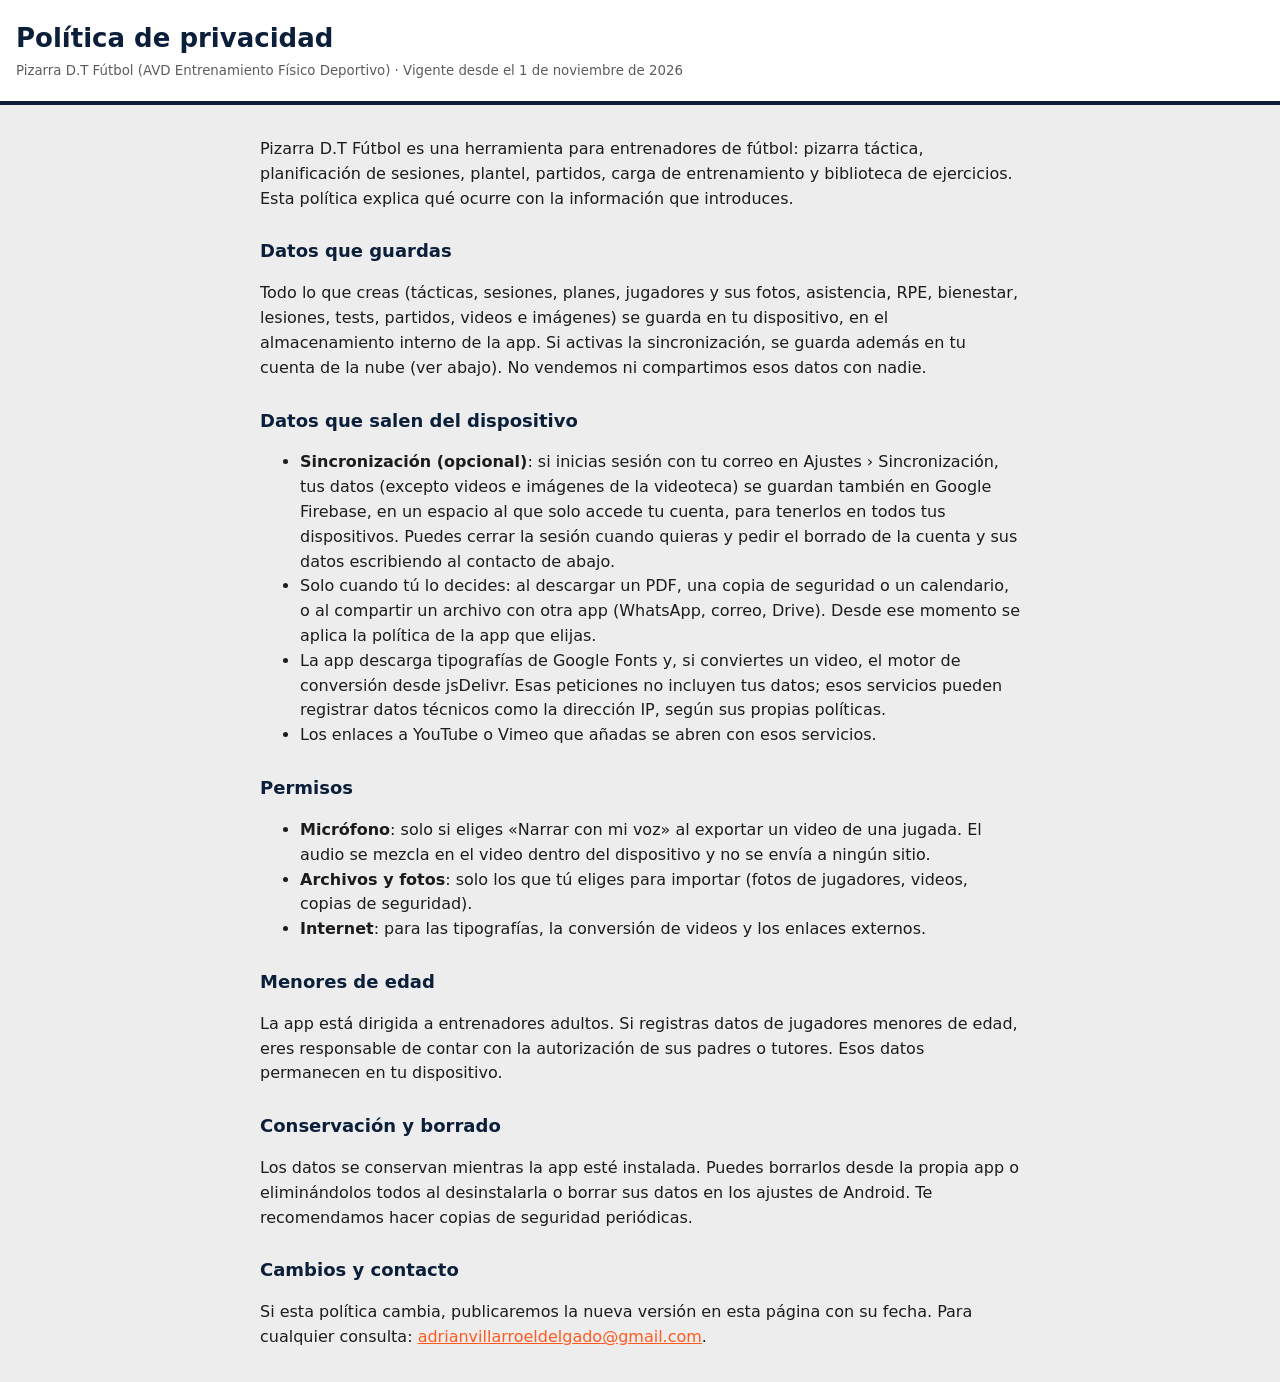
<file: privacidad.html>
<!doctype html>
<html lang="es">
<head>
<meta charset="utf-8">
<meta name="viewport" content="width=device-width, initial-scale=1">
<title>Política de privacidad · Pizarra D.T Fútbol</title>
<style>
:root{--bg:#EDEDED;--sf:#fff;--ink:#1c1c1d;--mu:#5d5d5f;--nv:#0B1F3A;--ac:#FF5A1F}
@media (prefers-color-scheme: dark){:root{--bg:#0a0a0a;--sf:#181818;--ink:#fcfcfc;--mu:#b8b8b8;--nv:#fcfcfc}}
body{margin:0;background:var(--bg);color:var(--ink);font:16px/1.55 system-ui,-apple-system,"Segoe UI",Roboto,sans-serif}
header{border-bottom:4px solid var(--nv);padding:18px 16px;background:var(--sf)}
main{max-width:760px;margin:0 auto;padding:16px}
h1{font-size:26px;margin:0;color:var(--nv)}h2{font-size:18px;margin:26px 0 6px;color:var(--nv)}
p,li{color:var(--ink)}small{color:var(--mu)}a{color:var(--ac)}
</style>
</head>
<body>
<header><h1>Política de privacidad</h1><small>Pizarra D.T Fútbol (AVD Entrenamiento Físico Deportivo) · Vigente desde el 1 de noviembre de 2026</small></header>
<main>
<p>Pizarra D.T Fútbol es una herramienta para entrenadores de fútbol: pizarra táctica, planificación de sesiones, plantel, partidos, carga de entrenamiento y biblioteca de ejercicios. Esta política explica qué ocurre con la información que introduces.</p>
<h2>Datos que guardas</h2>
<p>Todo lo que creas (tácticas, sesiones, planes, jugadores y sus fotos, asistencia, RPE, bienestar, lesiones, tests, partidos, videos e imágenes) se guarda en tu dispositivo, en el almacenamiento interno de la app. Si activas la sincronización, se guarda además en tu cuenta de la nube (ver abajo). No vendemos ni compartimos esos datos con nadie.</p>
<h2>Datos que salen del dispositivo</h2>
<ul>
<li><b>Sincronización (opcional)</b>: si inicias sesión con tu correo en Ajustes › Sincronización, tus datos (excepto videos e imágenes de la videoteca) se guardan también en Google Firebase, en un espacio al que solo accede tu cuenta, para tenerlos en todos tus dispositivos. Puedes cerrar la sesión cuando quieras y pedir el borrado de la cuenta y sus datos escribiendo al contacto de abajo.</li>
<li>Solo cuando tú lo decides: al descargar un PDF, una copia de seguridad o un calendario, o al compartir un archivo con otra app (WhatsApp, correo, Drive). Desde ese momento se aplica la política de la app que elijas.</li>
<li>La app descarga tipografías de Google Fonts y, si conviertes un video, el motor de conversión desde jsDelivr. Esas peticiones no incluyen tus datos; esos servicios pueden registrar datos técnicos como la dirección IP, según sus propias políticas.</li>
<li>Los enlaces a YouTube o Vimeo que añadas se abren con esos servicios.</li>
</ul>
<h2>Permisos</h2>
<ul>
<li><b>Micrófono</b>: solo si eliges «Narrar con mi voz» al exportar un video de una jugada. El audio se mezcla en el video dentro del dispositivo y no se envía a ningún sitio.</li>
<li><b>Archivos y fotos</b>: solo los que tú eliges para importar (fotos de jugadores, videos, copias de seguridad).</li>
<li><b>Internet</b>: para las tipografías, la conversión de videos y los enlaces externos.</li>
</ul>
<h2>Menores de edad</h2>
<p>La app está dirigida a entrenadores adultos. Si registras datos de jugadores menores de edad, eres responsable de contar con la autorización de sus padres o tutores. Esos datos permanecen en tu dispositivo.</p>
<h2>Conservación y borrado</h2>
<p>Los datos se conservan mientras la app esté instalada. Puedes borrarlos desde la propia app o eliminándolos todos al desinstalarla o borrar sus datos en los ajustes de Android. Te recomendamos hacer copias de seguridad periódicas.</p>
<h2>Cambios y contacto</h2>
<p>Si esta política cambia, publicaremos la nueva versión en esta página con su fecha. Para cualquier consulta: <a href="mailto:adrianvillarroeldelgado@gmail.com">adrianvillarroeldelgado@gmail.com</a>.</p>
</main>
</body>
</html>
</file>
<file: css/style.css>
/* ===== Marca AVD · D.T Fútbol — tema claro (por defecto) y oscuro ===== */
:root{
  --bg:#EDEDED;--panel:#ffffff;--panel2:#F6F6F7;--line:#CFCFD2;--hover-line:#9a9aa0;--text:#1c1c1d;--text2:#3a3a3d;--muted:#5d5d5f;
  --accent:#0B1F3A;--on-accent:#ffffff;--accent2:#FF5A1F;--on-accent2:#ffffff;--accent-tx:#0B1F3A;--nv:#0B1F3A;
  --sel-bg:#E3E8F0;--sel-bg2:#FFF0EA;--glass:rgba(255,255,255,.94);--glass-line:rgba(11,31,58,.14);
  --ok:#2F8F5B;--ok-line:#9fd0b4;--warn:#B45309;--warn-line:#f3c58d;--bad:#C2410C;--bad-line:#f4b69b;--danger:#C62828;
  --shadow:0 10px 30px rgba(11,31,58,.18);
  --fh:'Barlow Condensed','Arial Narrow',sans-serif;--fb:'Barlow',system-ui,-apple-system,"Segoe UI",Roboto,sans-serif;
  color-scheme:light
}
:root[data-theme="dark"]{
  --bg:#0a0a0a;--panel:#181818;--panel2:#222222;--line:#3a3a3a;--hover-line:#6a6a6a;--text:#fcfcfc;--text2:#d9d9d9;--muted:#b8b8b8;
  --accent:#d4f000;--on-accent:#0a0a0a;--accent2:#FF5A1F;--on-accent2:#ffffff;--accent-tx:#d4f000;--nv:#fcfcfc;
  --sel-bg:#2a2f12;--sel-bg2:#2e1a12;--glass:rgba(24,24,24,.94);--glass-line:rgba(255,255,255,.14);
  --ok:#3DB574;--ok-line:#2d6b49;--warn:#ffb74d;--warn-line:#6a4a1d;--bad:#ff8a5c;--bad-line:#6b3326;--danger:#ff6b6b;
  --shadow:0 10px 30px rgba(0,0,0,.5);
  color-scheme:dark
}
*{box-sizing:border-box}
html,body{margin:0;height:100%;background:var(--bg);color:var(--text);
  font:15px/1.38 var(--fb);-webkit-tap-highlight-color:transparent;overscroll-behavior:none}
#app{display:flex;flex-direction:column;height:100vh;height:100dvh;
  padding:env(safe-area-inset-top) env(safe-area-inset-right) env(safe-area-inset-bottom) env(safe-area-inset-left)}
button,select,input,textarea{font:inherit;color:inherit}
button{background:var(--panel2);border:1px solid var(--line);border-radius:8px;padding:8px 12px;cursor:pointer;touch-action:manipulation}
button:hover{border-color:var(--hover-line)}
button:disabled{opacity:.4;cursor:default}
button.primary,.btn.primary{background:var(--accent);color:var(--on-accent);border-color:transparent;font-weight:600}
button.danger{color:var(--danger)}
.btn{display:inline-flex;align-items:center;background:var(--panel2);border:1px solid var(--line);border-radius:8px;padding:8px 12px;cursor:pointer;color:var(--text);font-size:14px}
select,input:not([type]),input[type=text],input[type=search],input[type=password],textarea{
  background:var(--bg);border:1px solid var(--line);border-radius:8px;padding:8px 10px}

/* barra superior */
.topbar{display:flex;align-items:center;gap:6px;padding:6px 8px;background:var(--panel);border-bottom:1px solid var(--line)}
.tb{display:flex;align-items:center;gap:6px;padding:7px 10px;flex:none}
.tb .ic{font-size:16px;line-height:1}
.projname{flex:1;min-width:60px;font-weight:600;background:transparent!important;border-color:transparent!important}
.projname:focus{border-color:var(--line)!important;background:var(--bg)!important;outline:none}
@media (max-width:760px){.tb .lbl{display:none}.tb{padding:7px 9px}}

/* herramientas */
.tools{display:flex;align-items:center;gap:4px;padding:6px 8px;background:var(--panel);overflow-x:auto;scrollbar-width:none;border-bottom:1px solid var(--line)}
.tools::-webkit-scrollbar{display:none}
.tool{display:flex;flex-direction:column;align-items:center;gap:2px;min-width:54px;padding:5px 6px;background:transparent;border-color:transparent;flex:none}
.tool span{font-size:18px;line-height:20px;height:20px;display:flex;align-items:center}
.tool small{font-size:10.5px;color:var(--muted);white-space:nowrap}
.tool.active{background:var(--panel2);border-color:var(--accent)}
.tool.active small{color:var(--text)}
.sep{width:1px;align-self:stretch;background:var(--line);margin:2px 4px;flex:none}
.dot{width:18px!important;height:18px!important;border-radius:50%;border:2px solid #fff;display:inline-block}
.cone-ic{width:0;height:0!important;border-left:9px solid transparent;border-right:9px solid transparent;border-bottom:16px solid #ff6d00}
.swatches{display:flex;gap:6px;padding:0 4px;flex:none}
.sw{width:26px;height:26px;border-radius:50%;border:2px solid var(--line);padding:0;flex:none}
.sw.active{border-color:#fff;box-shadow:0 0 0 2px var(--accent)}

/* pizarra */
#stage{flex:1;position:relative;min-height:0;overflow:hidden;touch-action:none}
#board{display:block;touch-action:none;user-select:none;-webkit-user-select:none}
.selpanel{position:absolute;top:8px;left:50%;transform:translateX(-50%);display:flex;gap:6px;background:var(--glass);
  padding:6px;border-radius:12px;border:1px solid var(--line);z-index:5;flex-wrap:wrap;justify-content:center;max-width:calc(100% - 16px)}
.selpanel button{padding:6px 10px}
.hidden{display:none!important}
.hint{position:absolute;bottom:8px;left:50%;transform:translateX(-50%);background:rgba(0,0,0,.6);padding:5px 12px;border-radius:20px;
  font-size:12px;color:#dfe;pointer-events:none;opacity:0;transition:opacity .3s;white-space:nowrap;max-width:94%;overflow:hidden;text-overflow:ellipsis}
.hint.show{opacity:1}

/* pasos */
.framebar{display:flex;align-items:center;gap:6px;padding:6px 8px;background:var(--panel);border-top:1px solid var(--line)}
.play{width:46px;height:40px;font-size:16px;background:var(--accent);color:var(--on-accent);border:none;font-weight:700;flex:none}
.framelist{flex:1;display:flex;gap:4px;overflow-x:auto;scrollbar-width:thin;min-width:0}
.fr{min-width:38px;height:36px;padding:0 6px;flex:none}
.fr.active{background:var(--accent2);color:var(--on-accent2);border-color:transparent;font-weight:700}
.fb{flex:none;white-space:nowrap}
#speedSel{flex:none}

/* diálogos */
dialog.dlg{background:var(--panel);color:var(--text);border:1px solid var(--line);border-radius:14px;padding:0;
  width:min(520px,calc(100vw - 20px));max-height:calc(100dvh - 30px)}
dialog.wide{width:min(1000px,calc(100vw - 20px));height:calc(100dvh - 30px)}
dialog.small{width:min(360px,calc(100vw - 20px))}
dialog.full{width:calc(100vw - 16px);height:calc(100dvh - 16px);max-width:none;max-height:none}
dialog::backdrop{background:rgba(0,0,0,.6)}
dialog[open]{display:flex;flex-direction:column}
.dlg-head{display:flex;align-items:center;justify-content:space-between;gap:8px;padding:12px 14px;border-bottom:1px solid var(--line);background:var(--panel)}
.dlg-head h2{margin:0;font-size:17px;overflow:hidden;text-overflow:ellipsis;white-space:nowrap}
.x{background:transparent;border:none;font-size:18px;flex:none}
.dlg-bar{display:flex;flex-wrap:wrap;gap:8px;padding:10px 14px;align-items:center}
.dlg-bar input[type=search]{flex:1;min-width:120px}
.tabsec{display:flex;flex-direction:column;min-height:0;flex:1}
.tabsec[hidden]{display:none}
.grid{display:grid;grid-template-columns:repeat(auto-fill,minmax(210px,1fr));gap:10px;padding:0 14px 14px;overflow:auto;align-content:start;grid-auto-rows:max-content;flex:1;min-height:0}
.card{background:var(--panel2);border:1px solid var(--line);border-radius:12px;overflow:hidden;display:flex;flex-direction:column}
.card canvas{width:100%;height:auto;aspect-ratio:16/10;display:block;cursor:pointer}
.card .meta{padding:8px 10px;flex:1}
.card .t{font-weight:600}
.card .s{color:var(--muted);font-size:12px;margin-top:2px}
.card .d{font-size:12.5px;color:var(--text2);margin-top:6px}
.card .acts{display:flex;gap:6px;padding:0 10px 10px}
.card .acts button{flex:1;padding:6px}
.tabs{display:flex;gap:4px;padding:10px 14px 0}
.tab{background:transparent}
.tab.active{background:var(--panel2);border-color:var(--accent)}
.vlist{display:flex;flex-direction:column;gap:8px;padding:0 14px 6px;overflow:auto;flex:1}
.vitem{display:flex;align-items:center;gap:10px;background:var(--panel2);border:1px solid var(--line);border-radius:10px;padding:8px}
.vthumb{width:96px;height:54px;border-radius:6px;background:#000;object-fit:cover;flex:none;display:flex;align-items:center;justify-content:center;font-size:22px;cursor:pointer;overflow:hidden}
.vthumb img,.vthumb video{width:100%;height:100%;object-fit:cover;pointer-events:none}
.vitem .info{flex:1;min-width:0;cursor:pointer}
.vitem .t{font-weight:600;white-space:nowrap;overflow:hidden;text-overflow:ellipsis}
.vitem .s{font-size:12px;color:var(--muted)}
.vitem button{padding:6px 8px;flex:none}
.pad{padding:0 14px 12px;margin:0}
.pwrap{position:relative;flex:1;min-height:0;background:#000;display:flex;align-items:center;justify-content:center}
.pwrap video,.pwrap iframe{width:100%;height:100%;border:0;object-fit:contain;display:block}
.pwrap iframe[hidden],.pwrap video[hidden]{display:none}
#pcanvas{position:absolute;inset:0;width:100%;height:100%;pointer-events:none;touch-action:none}
#pcanvas.on{pointer-events:auto;cursor:crosshair}
#pNotes{margin:0 14px 12px;min-height:44px;resize:vertical}
.on-btn{border-color:var(--accent)!important;background:var(--sel-bg)!important}
.stack{display:flex;flex-direction:column;gap:8px;padding:14px}
.stack button{text-align:left}
label{display:flex;flex-direction:column;gap:4px;font-size:13px;color:var(--muted)}
label.chk{flex-direction:row;align-items:center;gap:8px;color:var(--text)}
label.btn{flex-direction:row}
.form{display:flex;flex-direction:column;gap:10px;padding:14px;overflow:auto}
.form h3{margin:8px 0 0;font-size:12px;text-transform:uppercase;letter-spacing:.06em;color:var(--accent)}
.row{display:flex;gap:8px;align-items:center;flex-wrap:wrap}
.row.end{justify-content:flex-end}
.row select{flex:1;min-width:110px}
.teams{display:grid;grid-template-columns:1fr 1fr;gap:12px;padding:14px;overflow:auto;align-content:start}
@media (max-width:700px){.teams{grid-template-columns:1fr}}
.team{background:var(--panel2);border:1px solid var(--line);border-radius:12px;padding:12px;display:flex;flex-direction:column;gap:10px}
.team .tname{font-weight:700;font-size:16px}
.team .colors{display:flex;gap:10px}
.team .colors label{flex:1}
input[type=color]{width:100%;height:34px;border:1px solid var(--line);border-radius:8px;background:var(--bg);padding:2px;cursor:pointer}
#pColor{width:44px;flex:none}
.plist{display:flex;flex-direction:column;gap:4px;max-height:320px;overflow:auto}
.prow{display:grid;grid-template-columns:56px 1fr 36px;gap:6px}
.prow input{padding:6px 8px;min-width:0}
.prow button{padding:4px}
.muted{color:var(--muted)}
.small{font-size:12px}
.progress{height:8px;background:var(--bg);border-radius:4px;overflow:hidden}
.progress[hidden]{display:none}
.progress div{height:100%;width:0;background:var(--accent);transition:width .1s}
.empty{padding:30px;text-align:center;color:var(--muted);grid-column:1/-1}
.toast{position:fixed;left:50%;bottom:84px;transform:translateX(-50%) translateY(20px);background:#000d;color:#fff;padding:10px 16px;border-radius:20px;
  opacity:0;pointer-events:none;transition:.25s;z-index:1000;max-width:90vw;text-align:center}
.toast.show{opacity:1;transform:translateX(-50%)}
.lock{position:fixed;inset:0;background:var(--bg);display:flex;align-items:center;justify-content:center;z-index:900}
.lock[hidden]{display:none}
.lockbox{display:flex;flex-direction:column;gap:10px;align-items:center;width:240px}
.lockbox .logo{font-size:48px}
.lockbox input{width:100%;text-align:center;font-size:20px;letter-spacing:.3em}
.lockbox button{width:100%}
.err{color:var(--danger);min-height:1em;margin:0}

/* --- v2 --- */
.row.two{display:grid;grid-template-columns:1fr 1fr;gap:10px}
.row.two[hidden]{display:none}
.bulk{display:flex;flex-wrap:wrap;gap:8px;align-items:center;margin:0 14px 10px;padding:8px 10px;border:1px solid var(--accent2);border-radius:10px;background:var(--sel-bg2)}
.bulk[hidden]{display:none}
.card{position:relative}
.card .pick{position:absolute;top:8px;left:8px;width:26px;height:26px;border-radius:50%;border:2px solid #fff;background:rgba(0,0,0,.45);display:flex;align-items:center;justify-content:center;font-weight:700;pointer-events:none}
.card.picked{border-color:var(--accent2);box-shadow:0 0 0 2px var(--accent2)}
.card.picked .pick{background:var(--accent2);color:var(--on-accent2)}
.grouphead{grid-column:1/-1;font-size:12px;text-transform:uppercase;letter-spacing:.06em;color:var(--accent);padding:6px 2px 0;display:flex;gap:8px;align-items:baseline}
.grouphead span{color:var(--muted);text-transform:none;letter-spacing:0}
.chips{display:flex;gap:6px;flex-wrap:wrap;padding:0 14px 10px}
.chip{padding:5px 11px;border-radius:999px;font-size:13px;background:transparent}
.chip.active{background:var(--accent);color:var(--on-accent);border-color:transparent;font-weight:600}
.chip b{font-weight:400;opacity:.7;margin-left:4px}
.queue{display:flex;flex-direction:column;gap:6px;padding:0 14px}
.queue:empty{display:none}
.qitem{background:var(--panel2);border:1px solid var(--line);border-radius:10px;padding:8px 10px;display:flex;flex-direction:column;gap:6px;font-size:13px}
.qitem .qtop{display:flex;justify-content:space-between;gap:8px}
.qitem .qname{font-weight:600;overflow:hidden;text-overflow:ellipsis;white-space:nowrap;min-width:0}
.qitem .qst{color:var(--muted);flex:none}
.qitem.err .qst{color:var(--danger)}
.qitem.ok .qst{color:var(--accent)}
.vgroup{font-size:12px;text-transform:uppercase;letter-spacing:.06em;color:var(--accent);padding:8px 2px 0}
.tag{display:inline-block;font-size:11px;padding:1px 7px;border-radius:999px;background:var(--bg);border:1px solid var(--line);margin-right:4px;color:var(--text)}
.vthumb .dur{position:absolute;right:3px;bottom:3px;background:rgba(0,0,0,.7);font-size:10px;padding:0 4px;border-radius:3px}
.vthumb{position:relative}
.pwrap img{max-width:100%;max-height:100%;object-fit:contain}
label.inline{flex-direction:row;align-items:center;gap:8px}
label.inline select{min-width:180px;max-width:60vw}
.plink{padding-top:0}
.catrows{display:flex;flex-direction:column;gap:6px}
.catrow{display:grid;grid-template-columns:1fr auto auto;gap:6px;align-items:center}
.catrow span{overflow:hidden;text-overflow:ellipsis;white-space:nowrap}
.catrow span b{font-weight:400;color:var(--muted);margin-left:6px}
.linkrow{display:flex;gap:8px;align-items:center;justify-content:space-between;padding:4px 0;border-bottom:1px solid var(--line)}
input[type=number]{background:var(--bg);border:1px solid var(--line);border-radius:8px;padding:8px 10px}
input:disabled{opacity:.5}

/* --- v3 --- */
.disc-ic{width:18px!important;height:10px!important;border-radius:50%;background:#ffd600;box-shadow:inset 0 0 0 3px #ffd600,inset 0 0 0 10px rgba(0,0,0,.3)}
.zonebar{position:absolute;top:8px;left:50%;transform:translateX(-50%);display:flex;gap:6px;align-items:center;flex-wrap:wrap;justify-content:center;
  background:var(--glass);padding:6px 8px;border-radius:12px;border:1px solid var(--accent2);z-index:6;max-width:calc(100% - 16px)}
.zonebar[hidden]{display:none}
.zonebar select,.zonebar input[type=number]{padding:5px 6px}
.zonebar input[type=number]{width:58px}
.zonebar input[type=color]{width:38px;height:30px}
.seg{display:flex;border:1px solid var(--line);border-radius:8px;overflow:hidden}
.seg button{border:none;border-radius:0;padding:5px 10px;font-size:16px;background:transparent}
.seg button.on{background:var(--accent);color:var(--on-accent)}
.objgrid{display:flex;flex-direction:column;gap:6px;padding:0 14px 6px;overflow:auto;flex:1}
.objcat{font-size:12px;text-transform:uppercase;letter-spacing:.06em;color:var(--accent);padding-top:6px}
.objrow{display:grid;grid-template-columns:repeat(auto-fill,minmax(104px,1fr));gap:8px}
.objbtn{display:flex;flex-direction:column;align-items:center;gap:4px;padding:8px 4px}
.objbtn canvas{width:84px;height:56px;border-radius:6px;background:#2f7d3a}
.objbtn small{font-size:12px}
.sechead{margin:6px 14px 6px;font-size:12px;text-transform:uppercase;letter-spacing:.06em;color:var(--accent)}
#dlgSpaces .grid{flex:none;overflow:visible}
#dlgSpaces{overflow:auto}
#viewSel{flex:none;max-width:130px}
@media (max-width:560px){#viewSel{max-width:96px}#speedSel{max-width:78px}}
.framelist{min-width:44px}
@media (max-width:560px){.lbl2{display:none}.framebar{gap:4px;padding:6px}.play{width:40px}#viewSel{max-width:92px}#speedSel{max-width:72px}}

/* --- v4: paneles --- */
.tool.grp small{color:var(--text)}
.tool.grp.open{background:var(--panel2);border-color:var(--accent2)}
.toolpanel{position:absolute;top:8px;left:8px;z-index:8;width:min(560px,calc(100% - 16px));max-height:calc(100% - 16px);overflow:auto;
  background:var(--glass);border:1px solid var(--line);border-radius:14px;box-shadow:0 10px 30px var(--shadow);padding:10px 12px 12px;display:flex;flex-direction:column;gap:8px}
.toolpanel[hidden]{display:none}
.tp-head{display:flex;align-items:center;justify-content:space-between;gap:8px}
.tp-head h3{margin:0;font-size:15px}
.tp-sec{font-size:11.5px;text-transform:uppercase;letter-spacing:.06em;color:var(--accent);margin-top:4px}
.tp-grid{display:grid;grid-template-columns:repeat(auto-fill,minmax(78px,1fr));gap:6px}
.tp-item{display:flex;flex-direction:column;align-items:center;gap:3px;padding:6px 3px;font-size:11.5px;line-height:1.15;text-align:center;background:var(--panel2)}
.tp-item canvas{width:60px;height:40px;border-radius:6px;background:#2f7d3a;pointer-events:none}
.tp-item .gl{font-size:22px;height:40px;display:flex;align-items:center}
.tp-item.on{border-color:var(--accent);box-shadow:0 0 0 1px var(--accent)}
.tp-list{display:flex;flex-direction:column;gap:6px}
.tp-list button{text-align:left;display:flex;gap:10px;align-items:center}
.tp-list button span{width:22px;text-align:center}
.tp-row{display:flex;flex-wrap:wrap;gap:6px;align-items:center}
.tp-chips{display:flex;flex-wrap:wrap;gap:5px}
.tp-chips button{padding:4px 10px;border-radius:999px;font-size:13px;min-width:34px}
.tp-chips button.on{background:var(--accent);color:var(--on-accent);border-color:transparent;font-weight:700}
.tp-qty{background:var(--bg);border:1px solid var(--line);border-radius:10px;padding:8px;display:flex;flex-direction:column;gap:6px}
.stepper{display:flex;align-items:center;border:1px solid var(--line);border-radius:8px;overflow:hidden}
.stepper button{border:none;border-radius:0;padding:5px 10px;font-size:16px}
.stepper input{width:46px;text-align:center;border:none!important;border-radius:0!important;padding:5px 2px!important;background:var(--bg)}
.pbname{font-weight:700;font-size:13px;white-space:nowrap;max-width:140px;overflow:hidden;text-overflow:ellipsis}
.placebar{border-color:var(--accent)}
.selpanel{top:auto!important;bottom:40px}
.selinfo{font-size:12px;color:var(--muted);align-self:center;padding:0 4px}
.selinfo:empty{display:none}
.toolpanel>*{flex-shrink:0}
.zonebar [hidden],.toolpanel [hidden]{display:none!important}
.toast{bottom:160px}
@media (max-width:560px){.placebar{gap:4px;padding:5px 6px}.pbname{max-width:90px}#pbGap{width:48px}}

/* --- v5: ficha, sesiones, plantel, presentación --- */
@media (max-width:560px){#btnUndo,#btnRedo{display:none}}
.densbadge{position:absolute;right:max(8px,env(safe-area-inset-right));top:8px;z-index:4;background:var(--glass);border:1px solid var(--line);border-radius:10px;
  padding:5px 10px;font-size:12px;display:flex;flex-direction:column;align-items:flex-end;pointer-events:none;line-height:1.25}
.densbadge b{font-size:16px;color:var(--accent)}
.densbadge span{color:var(--muted);font-size:11px}
.densbadge[hidden]{display:none}
.endbar{justify-content:flex-end;border-top:1px solid var(--line)}
.scrollarea{overflow:auto;flex:1;min-height:0}
.taskwrap{display:grid;grid-template-columns:minmax(0,1fr) minmax(0,1.15fr);gap:6px;overflow:auto;flex:1;min-height:0}
@media (max-width:760px){.taskwrap{grid-template-columns:1fr}}
.taskleft{padding:14px 0 14px 14px;display:flex;flex-direction:column;gap:10px}
@media (max-width:760px){.taskleft{padding:14px 14px 0}}
#taskThumb{width:100%;height:auto;aspect-ratio:16/10;border-radius:10px;display:block}
.stats{display:flex;flex-wrap:wrap;gap:8px}
.stat{background:var(--bg);border:1px solid var(--line);border-radius:10px;padding:8px 12px;display:flex;flex-direction:column;min-width:90px;flex:1}
.stat b{font-size:18px;color:var(--text);font-variant-numeric:tabular-nums}
.stat span{font-size:11.5px;color:var(--muted)}
.statmat{flex-basis:100%;font-size:12.5px;color:var(--text2)}
.row.four{display:grid;grid-template-columns:repeat(4,minmax(0,1fr));gap:8px}
@media (max-width:560px){.row.four{grid-template-columns:1fr 1fr}}
.row.four input,.row.two input,.row.two select,.row.four select{width:100%;min-width:0}
.sesrow{align-items:flex-end}
.sesrow label{flex:1;min-width:140px}
.sesrow label.grow{flex:2;min-width:200px}
.wklbl{min-width:180px;text-align:center}
.week{display:grid;grid-template-columns:repeat(7,minmax(0,1fr));gap:6px;padding:0 14px 10px}
@media (max-width:760px){.week{grid-template-columns:repeat(2,minmax(0,1fr))}}
.day{background:var(--panel2);border:1px solid var(--line);border-radius:10px;padding:6px;display:flex;flex-direction:column;gap:5px;min-height:118px}
.day.today{border-color:var(--accent)}
.dh{font-size:12px;color:var(--muted)}
.dh b{color:var(--text);font-size:14px}
.sescard{text-align:left;padding:6px;display:flex;flex-direction:column;gap:2px;background:var(--bg)}
.sescard .t{font-weight:600;font-size:12.5px;line-height:1.2}
.sescard .s{font-size:11px;color:var(--muted)}
.dayadd{margin-top:auto;padding:3px;font-size:14px;background:transparent;border-style:dashed;color:var(--muted)}
.mdchip{display:inline-block;font-size:10.5px;font-weight:800;padding:1px 7px;border-radius:999px;color:#111;align-self:flex-start;letter-spacing:.02em}
.sblocks{display:flex;flex-direction:column;gap:10px}
.sblock{border:1px solid var(--line);border-radius:12px;padding:8px;display:flex;flex-direction:column;gap:6px;background:var(--panel2)}
.sbh{display:flex;justify-content:space-between;font-size:13px}
.sbh span{color:var(--muted);font-variant-numeric:tabular-nums}
.srow{display:flex;align-items:center;gap:8px;background:var(--bg);border-radius:8px;padding:5px}
.sthumb{width:96px;height:60px;border-radius:6px;cursor:pointer;flex:none}
.sinfo{flex:1;min-width:0}
.sinfo .t{font-weight:600;overflow:hidden;text-overflow:ellipsis;white-space:nowrap}
.sinfo .s{font-size:12px;color:var(--muted);overflow:hidden;text-overflow:ellipsis;white-space:nowrap}
.srow button{padding:5px 8px;flex:none}
.srow input[type=number]{padding:5px 6px}
@media (max-width:560px){.sthumb{width:64px;height:40px}.srow{flex-wrap:wrap}}
.sadd{border-style:dashed;background:transparent}
.picklist{display:flex;flex-direction:column;gap:6px;padding:0 14px 14px;overflow:auto;max-height:60vh}
.pickrow{display:flex;gap:10px;align-items:center;text-align:left}
.pickrow img{width:80px;height:50px;border-radius:5px;object-fit:cover;flex:none}
.pickrow .t{font-weight:600}
.pickrow .s{font-size:12px;color:var(--muted)}
.chips{display:flex;flex-wrap:wrap;gap:6px;padding:0 14px 10px;align-items:center}
.sqtotal{font-weight:700;margin-right:6px}
.chip .dotc,.stchip::before{display:inline-block;width:8px;height:8px;border-radius:50%;background:var(--c);margin-right:6px;content:""}
.stchip{display:inline-flex;align-items:center;font-size:11.5px;padding:1px 8px;border-radius:999px;border:1px solid var(--line);white-space:nowrap}
.sqgrid{display:grid;grid-template-columns:repeat(auto-fill,minmax(260px,1fr));gap:8px;padding:0 14px 14px;overflow:auto;align-content:start;flex:1;min-height:0}
.sqcard{display:flex;gap:10px;align-items:center;background:var(--panel2);border:1px solid var(--line);border-radius:12px;padding:8px;cursor:pointer;position:relative}
.sqcard:hover{border-color:var(--hover-line)}
.sqph{width:48px;height:48px;border-radius:50%;background:var(--bg);display:flex;align-items:center;justify-content:center;font-weight:700;color:var(--muted);flex:none;position:relative;overflow:visible}
.sqph img{width:100%;height:100%;object-fit:cover;border-radius:50%}
.sqph.big{width:72px;height:72px;font-size:22px}
.sqdot{position:absolute;right:-1px;bottom:-1px;width:13px;height:13px;border-radius:50%;border:2px solid var(--panel2)}
.sqinfo{flex:1;min-width:0}
.sqinfo .t{font-weight:600;overflow:hidden;text-overflow:ellipsis;white-space:nowrap}
.sqinfo .s{font-size:12px;color:var(--muted)}
.sqnote{color:var(--warn)!important}
.dors{display:inline-block;min-width:22px;font-weight:800;color:var(--accent);font-variant-numeric:tabular-nums}
.sqsel{font-size:12px;padding:4px 6px;max-width:110px;flex:none}
.spkrow{display:grid;grid-template-columns:22px 30px 1fr 44px auto;align-items:center;gap:6px;background:var(--panel2);border:1px solid var(--line);border-radius:8px;padding:6px 8px;color:var(--text);font-size:13.5px}
.spkrow.warn{border-color:var(--warn-line)}
.spkrow .nm{overflow:hidden;text-overflow:ellipsis;white-space:nowrap}
.spkrow .ps{color:var(--muted);font-size:12px}
/* presentación */
body.presenting .topbar,body.presenting .tools,body.presenting .framebar,body.presenting #selPanel,body.presenting #placeBar,body.presenting #zoneBar,
body.presenting #toolPanel,body.presenting #hint,body.presenting #densBadge{display:none!important}
.present{position:fixed;inset:0;z-index:50;pointer-events:none;display:flex;flex-direction:column;justify-content:space-between;
  padding:max(10px,env(safe-area-inset-top)) max(12px,env(safe-area-inset-right)) max(10px,env(safe-area-inset-bottom)) max(12px,env(safe-area-inset-left))}
.present[hidden]{display:none}
.present button{pointer-events:auto;background:var(--glass);backdrop-filter:blur(4px);border-color:var(--glass-line)}
.pr-top{display:flex;gap:8px;align-items:flex-start}
.pr-title{flex:1;background:var(--glass);border-radius:12px;padding:8px 12px;display:flex;flex-direction:column;min-width:0}
.pr-title b{font-size:18px;overflow:hidden;text-overflow:ellipsis;white-space:nowrap}
.pr-title span{font-size:13px;color:var(--text2)}
.pr-notes{pointer-events:auto;align-self:flex-start;max-width:min(520px,92vw);margin-top:8px;background:var(--glass);border:1px solid var(--line);border-radius:12px;padding:10px 14px;font-size:15px;line-height:1.45;max-height:50vh;overflow:auto}
.pr-notes[hidden]{display:none}
.pr-notes p{margin:4px 0}
.pr-bot{display:flex;gap:8px;align-items:center;justify-content:center;margin-top:auto}
.pr-bot button{min-width:52px;height:46px;font-size:17px}
.pr-bot .play{background:var(--accent)!important;color:var(--on-accent)}
.pr-step{pointer-events:none;background:var(--glass);border-radius:10px;padding:6px 10px;font-size:13px;font-variant-numeric:tabular-nums}
.pr-step:empty{display:none}
.printarea{display:none}

@media (max-width:560px){.week{grid-template-columns:1fr}.day{flex-direction:row;flex-wrap:wrap;align-items:center;min-height:0}.dh{min-width:56px}.dayadd{margin:0 0 0 auto;padding:3px 12px}.sescard{flex:1;min-width:150px}}

/* --- v6: metodología --- */
.step{border:1px solid var(--line);border-radius:12px;padding:10px 12px;display:flex;flex-direction:column;gap:8px;background:var(--panel2)}
.step h4{margin:0;font-size:13.5px;display:flex;align-items:center;gap:8px}
.step h4 b{display:inline-flex;width:22px;height:22px;border-radius:50%;background:var(--accent);color:var(--on-accent);align-items:center;justify-content:center;font-size:12px}
.autoline{margin:0;font-size:12.5px;color:var(--accent-tx)}
.hintline{margin:0;font-size:12px;color:var(--muted)}
.warnline{color:var(--warn)!important}
.warnline[hidden]{display:none}
.steps9{background:var(--bg);border:1px solid var(--line);border-radius:12px;padding:8px 10px;display:grid;grid-template-columns:1fr 1fr;gap:4px 10px;font-size:12.5px}
.s9h{grid-column:1/-1;display:flex;justify-content:space-between;margin-bottom:2px}
.s9h span{color:var(--accent);font-variant-numeric:tabular-nums}
.s9{display:flex;align-items:center;gap:6px;color:var(--muted)}
.s9 i{font-style:normal;width:18px;height:18px;border-radius:50%;border:1px solid var(--line);display:inline-flex;align-items:center;justify-content:center;font-size:10.5px;flex:none}
.s9.ok{color:var(--text)}
.s9.ok i{background:var(--accent);border-color:transparent;color:var(--on-accent);font-weight:800}
.sblock.slim{padding:6px 8px}
.sbh{gap:10px;align-items:baseline}
.sbh .muted{flex:1;overflow:hidden;text-overflow:ellipsis;white-space:nowrap}
.pfields{display:flex;gap:6px;flex-wrap:wrap}
.pfields select{max-width:240px;padding:5px 6px;font-size:13px}
.pfields input{padding:5px 8px;font-size:13px;min-width:0}
.pfields .grow{flex:1;min-width:180px}
.sbar{display:flex;gap:6px;flex-wrap:wrap}
.sbar .sadd{flex:1}
.tablewrap{overflow-x:auto;padding:0 14px 10px}
.ptable{border-collapse:separate;border-spacing:4px;min-width:760px;width:100%;font-size:12.5px}
.ptable th{font-weight:600;text-align:left;color:var(--muted);vertical-align:bottom;padding:2px 4px}
.ptable th small,.ptable td small{display:block;font-weight:400;color:var(--muted);font-size:11px}
.ptable td{background:var(--panel2);border:1px solid var(--line);border-radius:8px;padding:5px;vertical-align:top}
.ptable .dlabel{background:transparent;color:var(--text);vertical-align:middle;min-width:70px}
.ptable .phlabel{background:var(--bg);min-width:110px}
.ptable tr.dstart td,.ptable tr.dstart th{border-top-width:1px}
.pcell{min-width:130px}
.cchip{display:inline-flex;align-items:center;gap:4px;background:var(--bg);border:1px solid var(--line);border-radius:999px;padding:2px 4px 2px 9px;margin:0 3px 3px 0;font-size:12px}
.cchip.cur{border-color:var(--ok-line)}
.cchip.assigned{border-color:var(--accent2);color:var(--accent2)}
.cchip button{border:none;background:transparent;padding:0 4px;font-size:13px;color:var(--muted)}
.cadd{padding:2px 8px;font-size:12px;border-style:dashed;background:transparent;color:var(--muted)}
.checks{padding:4px 14px 14px;display:flex;flex-direction:column;gap:4px}
.chkrow{display:flex;flex-wrap:wrap;gap:6px;align-items:center;font-size:12.5px}
.ckm{min-width:56px;color:var(--muted)}
.ck{padding:1px 8px;border-radius:999px;border:1px solid var(--line)}
.ck.ok{color:var(--ok);border-color:var(--ok-line)}
.ck.no{color:var(--bad);border-color:var(--bad-line)}
.meso .mcell{min-width:170px}
.mcell textarea{width:100%;font-size:12.5px;padding:5px 6px;resize:vertical;min-height:58px}
.mcell select{width:100%;margin-top:4px;font-size:11.5px;padding:3px 4px}
.mcont{min-width:140px}
.mkses{display:block;margin-top:4px;padding:3px 8px;font-size:11.5px;width:100%}
.stagechip{display:inline-block;font-size:11.5px;font-weight:700;padding:1px 8px;border-radius:999px;color:#111;white-space:nowrap}
.st-EGO1{background:#ffcc80}.st-EGO2{background:#fff176}.st-SUMA1{background:#a5d6a7}.st-SUMA2{background:#80deea}
.ttphase{border:1px solid var(--line);border-radius:12px;padding:10px;background:var(--panel2);display:flex;flex-direction:column;gap:8px}
.ttphase h3{margin:0;font-size:14px;color:var(--accent);text-transform:none;letter-spacing:0}
.ttdesc{display:grid;grid-template-columns:repeat(4,minmax(0,1fr));gap:6px;font-size:12px}
@media (max-width:760px){.ttdesc{grid-template-columns:1fr 1fr}}
.ttdesc div{background:var(--bg);border-radius:8px;padding:6px;display:flex;flex-direction:column;gap:3px}
.ttdesc span{color:var(--text2)}
.ttsit{display:grid;grid-template-columns:repeat(10,minmax(0,1fr));gap:4px}
@media (max-width:760px){.ttsit{grid-template-columns:repeat(5,minmax(0,1fr))}}
.ttsit label{font-size:11px;gap:2px}
.ttsit select{padding:4px 2px;font-size:11.5px}
.ttresult{display:flex;flex-wrap:wrap;gap:14px;align-items:center;background:var(--bg);border:1px solid var(--line);border-radius:10px;padding:10px 12px}
.ttresult small{display:block;color:var(--muted);font-size:11.5px}
.ptbody{display:flex;flex-direction:column;gap:10px}
.ptrole h4{margin:0 0 6px;font-size:13.5px}
.ptopts{display:grid;grid-template-columns:repeat(4,minmax(0,1fr));gap:6px}
@media (max-width:760px){.ptopts{grid-template-columns:1fr}}
.ptopt{flex-direction:column;gap:4px;background:var(--panel2);border:1px solid var(--line);border-radius:10px;padding:8px;cursor:pointer;color:var(--text);font-size:12px;position:relative}
.ptopt input{position:absolute;opacity:0;pointer-events:none}
.ptopt:has(input:checked){border-color:var(--accent);box-shadow:0 0 0 1px var(--accent);background:var(--sel-bg)}
.ptopt span{color:var(--text2);line-height:1.35}
.psdays{display:flex;flex-direction:column;gap:6px}
.psday{display:grid;grid-template-columns:90px 1fr 1.2fr 1.2fr;gap:6px}
@media (max-width:560px){.psday{grid-template-columns:1fr 1fr}}
.psday input,.psday select{min-width:0;padding:6px}
.guide{padding:4px 18px 18px;line-height:1.5;max-width:860px}
.guide h3{color:var(--accent);font-size:13px;text-transform:uppercase;letter-spacing:.06em;margin:14px 0 6px}
.guide p,.guide li{color:var(--text2)}
.gsteps{padding-left:20px;display:flex;flex-direction:column;gap:8px}
.gsteps small{color:var(--muted)}
.pr-clock{pointer-events:auto;position:absolute;right:max(12px,env(safe-area-inset-right));bottom:72px;width:min(330px,88vw);background:var(--glass);border:1px solid var(--line);border-radius:14px;padding:10px 12px;display:flex;flex-direction:column;gap:8px}
.pr-clock[hidden]{display:none}
.pc-time{display:flex;align-items:baseline;gap:4px}
.pc-time b{font-size:34px;font-variant-numeric:tabular-nums;line-height:1}
.pc-time span{color:var(--muted);font-variant-numeric:tabular-nums}
.pc-bar{position:relative;height:8px;background:var(--bg);border-radius:4px;overflow:hidden}
.pc-bar i{position:absolute;left:0;top:0;bottom:0;background:var(--accent);width:0}
.pc-mark{position:absolute;top:0;bottom:0;width:2px;background:var(--muted)}
.pc-cue b{display:block;font-size:15px;color:var(--warn)}
.pc-cue span{font-size:13px;color:var(--text2)}
.pc-btns{display:flex;gap:6px}
.pc-btns button{flex:1}
.pc-btns button:last-child{flex:none}


/* --- v7: Inicio --- */
.home{position:fixed;inset:0;z-index:30;background:
  var(--bg);overflow:auto;
  padding:env(safe-area-inset-top) 0 env(safe-area-inset-bottom)}
.home[hidden]{display:none}
.hm-top{position:sticky;top:0;z-index:2;display:flex;align-items:center;gap:14px;flex-wrap:wrap;
  padding:12px max(16px,env(safe-area-inset-right)) 12px max(16px,env(safe-area-inset-left));background:var(--glass);backdrop-filter:blur(6px);border-bottom:1px solid var(--line)}
.hm-brand{display:flex;align-items:center;gap:10px}
.hm-logo{width:40px;height:40px;border-radius:12px;background:#2f7d3a;display:flex;align-items:center;justify-content:center;font-size:22px;box-shadow:inset 0 0 0 2px rgba(255,255,255,.15)}
.hm-brand b{display:block;font-size:16px}
.hm-brand span{font-size:12.5px;color:var(--muted)}
.hm-team{flex:1;display:flex;gap:8px;align-items:center;font-weight:600;min-width:0}
.hm-grid{display:grid;grid-template-columns:repeat(4,minmax(0,1fr));gap:12px;max-width:1240px;margin:0 auto;
  padding:16px max(16px,env(safe-area-inset-right)) 8px max(16px,env(safe-area-inset-left))}
@media (max-width:980px){.hm-grid{grid-template-columns:repeat(2,minmax(0,1fr))}}
@media (max-width:560px){.hm-grid{grid-template-columns:minmax(0,1fr)}}
.hm-card{background:var(--panel);border:1px solid var(--line);border-radius:14px;padding:12px 14px;display:flex;flex-direction:column;gap:6px;min-width:0}
.hm-card.wide{grid-column:1/-1}
.hm-card.half{grid-column:span 2}
@media (max-width:560px){.hm-card.half{grid-column:auto}}
.hm-ch{display:flex;justify-content:space-between;align-items:center;gap:8px}
.hm-ch h3{margin:0;font-size:12px;text-transform:uppercase;letter-spacing:.07em;color:var(--muted);font-weight:700}
.hm-link{background:transparent;border:none;color:var(--accent);padding:2px 0;font-size:13px;font-weight:600}
.kv{font-size:26px;font-weight:800;font-variant-numeric:tabular-nums;line-height:1.1}
.kv small{font-size:13px;color:var(--muted);font-weight:500;margin-left:3px}
.kt{font-weight:600;display:flex;gap:6px;align-items:center;flex-wrap:wrap}
.ks{font-size:12.5px;color:var(--muted);margin:0}
.ks b{color:var(--text)}
.kempty{font-size:13px;color:var(--muted);line-height:1.4}
.kempty.ok{color:var(--ok)}
.wbars{display:grid;grid-template-columns:repeat(7,1fr);gap:5px;height:66px;align-items:end;margin-top:4px}
.wb{height:100%;display:flex;flex-direction:column;justify-content:flex-end;align-items:center;gap:3px}
.wb i{width:100%;max-width:26px;background:var(--accent);border-radius:4px 4px 2px 2px;display:block}
.wb span{font-size:10.5px;color:var(--muted)}
.wb.today span{color:var(--text);font-weight:800}
.wb::before{content:"";flex:1}
.avbar{display:flex;height:10px;border-radius:5px;overflow:hidden;gap:2px;margin:4px 0}
.avbar i{display:block}
.avleg{display:flex;flex-wrap:wrap;gap:4px 10px;font-size:12px;color:var(--muted)}
.avleg i{display:inline-block;width:8px;height:8px;border-radius:50%;margin-right:5px}
.qa{display:grid;grid-template-columns:repeat(5,minmax(0,1fr));gap:8px}
@media (max-width:980px){.qa{grid-template-columns:repeat(3,minmax(0,1fr))}}
@media (max-width:560px){.qa{grid-template-columns:repeat(2,minmax(0,1fr))}}
.qa-btn{display:grid;grid-template-columns:36px 1fr;grid-template-rows:auto auto;column-gap:10px;align-items:center;text-align:left;padding:10px;background:var(--panel2);border-radius:12px}
.qa-btn:hover{border-color:var(--accent)}
.qa-ic{grid-row:1/3;width:36px;height:36px;border-radius:10px;background:var(--bg);display:flex;align-items:center;justify-content:center;font-size:18px}
.qa-btn b{font-size:13.5px}
.qa-btn small{font-size:11.5px;color:var(--muted);line-height:1.25}
.wlist{display:flex;flex-direction:column;gap:4px}
.wrow{display:flex;align-items:center;gap:8px;padding:4px 6px;border-radius:9px}
.wrow.today{background:var(--sel-bg);box-shadow:inset 3px 0 0 var(--accent)}
.wd{width:44px;display:flex;flex-direction:column;align-items:center;line-height:1.1;flex:none}
.wd b{font-size:12px}
.wd span{font-size:16px;font-variant-numeric:tabular-nums}
.wbody{flex:1;display:flex;flex-wrap:wrap;gap:4px;min-width:0}
.wses{display:flex;align-items:center;gap:6px;padding:4px 8px;font-size:12.5px;max-width:100%;min-width:0}
.wses span{overflow:hidden;text-overflow:ellipsis;white-space:nowrap}
.wses small{color:var(--muted);flex:none}
.wadd{background:transparent;border-style:dashed;padding:2px 9px;color:var(--muted);flex:none}
.alist{display:flex;flex-direction:column;gap:4px}
.arow{display:grid;grid-template-columns:10px 26px minmax(0,1fr) auto;grid-template-rows:auto auto;column-gap:8px;align-items:center;text-align:left;padding:6px 8px;background:var(--panel2)}
.arow i{grid-row:1/3;width:10px;height:10px;border-radius:50%}
.arow b{grid-row:1/3;color:var(--accent);font-variant-numeric:tabular-nums}
.arow .an{font-weight:600;overflow:hidden;text-overflow:ellipsis;white-space:nowrap}
.arow .ad{grid-column:3;font-size:12px;color:var(--muted);overflow:hidden;text-overflow:ellipsis;white-space:nowrap}
.arow .ab{grid-column:4;grid-row:1/3;font-size:12px;color:var(--warn);white-space:nowrap}
.hm-note{margin-top:4px;text-align:left;font-size:12.5px;background:transparent;border-style:dashed;color:var(--text2)}
.ptl{display:grid;grid-template-columns:repeat(auto-fit,minmax(150px,1fr));gap:8px}
.ptm{display:flex;flex-direction:column;gap:5px;text-align:left;padding:9px;background:var(--panel2);border-radius:11px}
.ptm.now{border-color:var(--accent2);box-shadow:0 0 0 1px var(--accent2)}
.ptmh{font-weight:700;display:flex;justify-content:space-between}
.ptmh small{font-weight:400;color:var(--muted)}
.ptmp{height:6px;background:var(--bg);border-radius:3px;overflow:hidden}
.ptmp i{display:block;height:100%;background:var(--warn)}
.ptm.full .ptmp i{background:var(--accent)}
.ptmk{font-size:11.5px;color:var(--muted);font-variant-numeric:tabular-nums}
.ptmc{font-size:12px;color:var(--text2);line-height:1.3}
.rgrid{display:grid;grid-template-columns:repeat(auto-fill,minmax(160px,1fr));gap:8px}
.rcard{display:flex;flex-direction:column;gap:3px;padding:6px;text-align:left;background:var(--panel2);border-radius:11px;min-width:0}
.rcard canvas{width:100%;height:auto;aspect-ratio:16/10;border-radius:7px}
.rcard b{font-size:13px;overflow:hidden;text-overflow:ellipsis;white-space:nowrap}
.rcard small{font-size:11.5px;color:var(--muted);overflow:hidden;text-overflow:ellipsis;white-space:nowrap}
.rcard.more{justify-content:center;align-items:flex-start;gap:6px;padding:12px;border-style:dashed}
.rcard.more small{white-space:normal}
.ctabs{display:flex;flex-wrap:wrap;gap:6px;margin-bottom:4px}
.cwrap{display:grid;grid-template-columns:minmax(0,1.2fr) minmax(0,1fr);gap:12px}
@media (max-width:760px){.cwrap{grid-template-columns:minmax(0,1fr)}}
.ccols{display:grid;grid-template-columns:repeat(auto-fit,minmax(150px,1fr));gap:10px;align-content:start}
.ccol{display:flex;flex-direction:column;gap:4px}
.ccol h4{margin:0 0 2px;font-size:11.5px;text-transform:uppercase;letter-spacing:.06em;color:var(--accent)}
.citem{text-align:left;padding:6px 9px;font-size:13px;background:var(--panel2)}
.citem.on{border-color:var(--accent);background:var(--sel-bg)}
.cdet{background:var(--bg);border:1px solid var(--line);border-radius:12px;padding:12px;display:flex;flex-direction:column;gap:6px;align-self:start}
.cdh b{display:block;font-size:16px}
.cdh span{font-size:12px;color:var(--muted)}
.cdet p{margin:0;font-size:13px;color:var(--text2)}
.cdet h5{margin:6px 0 0;font-size:11.5px;text-transform:uppercase;letter-spacing:.06em;color:var(--muted)}
.cdet ul{margin:0;padding-left:18px;font-size:13px;line-height:1.45;color:var(--text2)}
.cdet .primary{align-self:flex-start;margin-top:6px}
.hm-foot{max-width:1240px;margin:0 auto;padding:4px max(16px,env(safe-area-inset-right)) 24px max(16px,env(safe-area-inset-left));display:flex;flex-wrap:wrap;gap:10px;justify-content:space-between;align-items:center}
@media (max-width:560px){.hm-top{gap:8px 10px}.hm-team{order:3;flex-basis:100%}#hmBoard{margin-left:auto;padding:8px 12px}}

/* --- v8: marca AVD · D.T Fútbol --- */
h1,h2,h3,h4,.dlg-head h2,.kv,.pr-title b,.pc-time b{font-family:var(--fh)}
.dlg-head h2{font-style:italic;font-weight:800;font-size:22px;letter-spacing:.01em;color:var(--nv);text-transform:uppercase}
.form h3,.tp-sec,.sechead,.objcat,.grouphead,.vgroup,.guide h3,.ccol h4,.hm-ch h3,.cdet h5{font-family:var(--fh);font-style:italic;font-weight:700;letter-spacing:.08em;color:var(--accent-tx)}
.hm-ch h3{font-size:14px}
.kv{font-weight:800;font-style:italic;font-size:30px}
button.primary,.btn.primary,.chip.active,.tp-chips button.on{font-family:var(--fh);font-weight:700;letter-spacing:.04em;font-size:15px}
.chip.active,.tp-chips button.on{font-size:13.5px}
.topbar{background:var(--bg);border-bottom:3px solid var(--accent)}
.tools,.framebar{background:var(--panel)}
.brand{background:transparent;border:none;padding:2px 6px 2px 2px;display:flex;align-items:center;flex:none}
.brand .lg{height:34px}
.lg{height:54px;width:auto;display:block}
:root[data-theme="dark"] .lg{filter:brightness(0) invert(1)}
@media (max-width:560px){.brand .lg{height:26px}.brand{padding-right:2px}}
.thb{display:inline-flex;align-items:center;justify-content:center;width:40px;height:40px;padding:0;border-radius:50%;flex:0 0 auto;color:var(--nv);background:var(--panel)}
.thb svg{width:20px;height:20px}
.topbar .thb{width:36px;height:36px}
.hm-top{background:var(--bg);border-bottom:4px solid var(--accent);backdrop-filter:none}
:root[data-theme="dark"] .hm-top{background:var(--panel)}
:root[data-theme="dark"] .topbar{background:var(--panel)}
.hm-brand{gap:14px}
.hm-brand h1{margin:0;font-size:28px;line-height:1;font-style:italic;font-weight:800;color:var(--nv);text-transform:uppercase}
.sl{display:block;font:italic 700 13px/1.2 var(--fh);letter-spacing:.12em;text-transform:uppercase;color:var(--muted);margin-top:4px}
#hmDate{display:block;font-size:12.5px;color:var(--muted);margin-top:2px}
@media (max-width:560px){.hm-brand .lg{height:40px}.hm-brand h1{font-size:21px}.hm-brand .sl{font-size:11px}}
.lockl{height:70px;margin-bottom:6px}
.fr.active{background:var(--accent2);color:var(--on-accent2)}
.hm-card{box-shadow:0 1px 0 rgba(0,0,0,.03)}
.qa-ic{background:var(--sel-bg)}
.stagechip,.mdchip{color:#111}
dialog.dlg{box-shadow:var(--shadow)}
:root[data-theme="light"] .card canvas,:root[data-theme="light"] .rcard canvas{background:#2f7d3a}

/* impresión con el navegador: solo el área de impresión (estilos .prt en js/pdf.js) */
#printArea{display:none}
@media print{
  @page{size:A4;margin:12mm}
  html,body{background:#fff!important;height:auto!important}
  body>*:not(#printArea){display:none!important}
  #printArea{display:block!important}
  #printArea *{-webkit-print-color-adjust:exact;print-color-adjust:exact}
  #printArea article,#printArea tr,#printArea .pt-avoid{break-inside:avoid}
  #printArea h2{break-after:avoid}
}
/* vista previa en papel y PDF */
.paperwrap{background:var(--bg);padding:14px}
.paper{background:#fff;color:#1c1c1d;max-width:820px;margin:0 auto;padding:22px 26px;border-radius:6px;box-shadow:var(--shadow)}
.pdfpages{background:var(--bg);display:flex;flex-direction:column;align-items:center;gap:14px;padding:14px}
.pdfpages canvas,.pdfpages img{width:min(100%,760px);height:auto;box-shadow:var(--shadow);background:#fff;border-radius:2px}
.pdfpages .pdfwait{padding:40px;color:var(--muted)}
/* biblioteca por consigna */
.exfilters{display:grid;grid-template-columns:repeat(auto-fill,minmax(190px,1fr));gap:8px}
.exfilters select,.exfilters input{width:100%;min-width:0;max-width:none}
.exfilters #exCount{align-self:center}
.excard .acts{gap:4px}
.excard .acts button{padding:6px 4px;white-space:nowrap;font-size:13px;min-width:0}
.exchips{display:flex;flex-wrap:wrap;gap:4px;margin-bottom:5px;align-items:center}
.phchip{display:inline-block;font:italic 700 11.5px/1.5 var(--fh);letter-spacing:.06em;text-transform:uppercase;padding:0 8px;border-radius:999px;background:var(--accent);color:var(--on-accent)}
.ph-act{background:#2F6FD1;color:#fff}.ph-p1{background:#FF5A1F;color:#fff}.ph-p2{background:#C2410C;color:#fff}.ph-p3{background:#0B1F3A;color:#fff}.ph-info{background:#5d5d5f;color:#fff}.ph-vuelta{background:#2F8F5B;color:#fff}
:root[data-theme="dark"] .ph-p3{background:#d4f000;color:#0a0a0a}
.excard .d{font-style:italic}
.exmore{grid-column:1/-1;padding:12px}
.topbar{overflow-x:auto;scrollbar-width:none}
.topbar::-webkit-scrollbar{display:none}
@media (max-width:560px){#btnHome,.topbar .thb{display:none}.topbar{gap:4px;padding:6px}.topbar .tb{padding:7px 8px}}
#app{overflow-x:hidden}
.framebar{overflow-x:auto;scrollbar-width:none}
.framebar::-webkit-scrollbar{display:none}
@media (max-width:560px){html,body{font-size:14px}}
@media (max-width:560px){.exfilters{grid-template-columns:1fr 1fr;gap:6px}.exfilters #exSearch{grid-column:1/-1}}

/* --- v9: equipo activo, partidos, rendimiento, guía, modo partido --- */
.hm-cat{flex-direction:row;align-items:center;gap:6px;font-weight:600;color:var(--muted)}
.hm-cat select{padding:6px 8px;max-width:170px}
@media (max-width:560px){.hm-cat{order:4}}
.reschip{display:inline-flex;align-items:center;justify-content:center;min-width:22px;height:22px;border-radius:6px;font:italic 800 13px/1 var(--fh);color:#fff;flex:none}
.res-G{background:#2F8F5B}.res-E{background:#8a8a90}.res-P{background:#C62828}.res-n{background:var(--line);color:var(--muted)}
.mtchip{display:flex;align-items:center;gap:5px;padding:4px 6px;font-size:12px;text-align:left;background:var(--sel-bg2);border-color:var(--accent2)}
.mtchip span{flex:1;overflow:hidden;text-overflow:ellipsis;white-space:nowrap;font-weight:600}
.mtchip small{color:var(--muted)}
.numin{width:58px;padding:5px 6px!important}
.warnrow td{background:var(--sel-bg2)!important}
.alertrow td{background:var(--sel-bg2)!important}
.acchip{display:inline-block;padding:1px 8px;border-radius:999px;font-weight:700;font-size:12px;color:#fff;background:var(--c)}
.chartbox{padding:0 14px 6px;color:var(--text)}
.snbody{padding:0 14px 14px;color:var(--text)}
.snbody .stats{margin-bottom:6px}
.wsel{padding:4px 6px;min-width:52px}
#sesAtt details>summary{cursor:pointer;list-style:none}
#sesAtt details>summary::-webkit-details-marker{display:none}
#sesAtt details>summary b::before{content:'▸ ';color:var(--muted)}
#sesAtt details[open]>summary b::before{content:'▾ '}
.attlist{display:flex;flex-direction:column;gap:4px}
.attrow{display:grid;grid-template-columns:minmax(0,1fr) auto auto auto auto;gap:8px;align-items:center;background:var(--bg);border-radius:8px;padding:4px 8px}
.attrow .nm{overflow:hidden;text-overflow:ellipsis;white-space:nowrap}
.attseg button{font-size:13px;font-weight:700;padding:4px 9px;min-width:30px}
.attseg button.on{background:var(--c);color:#fff}
@media (max-width:640px){.attrow{grid-template-columns:1fr auto;}.attrow .stchip{display:none}.attrow>span:nth-child(2){display:none}}
.spextra h3{margin:10px 0 4px}
.spextra h3 small{font-family:var(--fb);font-style:normal;letter-spacing:0;text-transform:none}
.xlist{display:flex;flex-direction:column;gap:4px}
.xrow{display:flex;flex-wrap:wrap;gap:6px;align-items:center;background:var(--panel2);border:1px solid var(--line);border-radius:8px;padding:5px}
.xrow input{padding:5px 6px;min-width:0;flex:1 1 110px}
.xrow input[type=date]{flex:0 1 140px}
.xrow input[type=number]{flex:0 1 90px}
.xrow button{padding:4px 8px}
.xrow.ro{gap:10px}
.bkbanner{border-color:var(--accent2);box-shadow:inset 4px 0 0 var(--accent2)}
@media (min-width:1100px){.qa{grid-template-columns:repeat(6,minmax(0,1fr))}}
/* guía */
.tour{position:fixed;inset:0;z-index:950;background:rgba(0,0,0,.55);display:flex;align-items:center;justify-content:center;padding:16px}
.tour[hidden]{display:none}
.tourbox{background:var(--panel);color:var(--text);border-radius:16px;max-width:480px;width:100%;padding:22px;box-shadow:var(--shadow);display:flex;flex-direction:column;gap:12px;border-top:5px solid var(--accent)}
.tourbox .lg{height:44px;align-self:flex-start}
.touric{font-size:40px}
.tourbox h2{margin:0;font:italic 800 24px/1.1 var(--fh);text-transform:uppercase;color:var(--nv)}
.tourbox p{margin:0;line-height:1.5;color:var(--text2)}
.tourdots{display:flex;gap:6px}
.tourdots i{width:8px;height:8px;border-radius:50%;background:var(--line)}
.tourdots i.on{background:var(--accent2);width:22px;border-radius:4px}
/* modo partido */
.matchmode{position:fixed;top:calc(env(safe-area-inset-top) + 110px);right:max(10px,env(safe-area-inset-right));z-index:40;width:min(360px,calc(100vw - 20px));background:var(--glass);backdrop-filter:blur(6px);border:1px solid var(--line);border-top:4px solid var(--accent2);border-radius:14px;padding:10px 12px;display:flex;flex-direction:column;gap:8px;box-shadow:var(--shadow)}
.matchmode[hidden]{display:none}
.mm-top{display:flex;flex-direction:column;gap:6px}
.mm-score{display:flex;align-items:center;justify-content:space-between;gap:6px}
.mm-score>div{display:flex;flex-direction:column;align-items:center;flex:1;min-width:0}
.mm-score small{font-size:12px;color:var(--muted);max-width:100%;overflow:hidden;text-overflow:ellipsis;white-space:nowrap}
.mm-score b{font:italic 800 40px/1 var(--fh)}
.mm-score>span{font:800 30px/1 var(--fh);color:var(--muted)}
.mm-score button{padding:4px 10px}
.mm-btns{display:flex;gap:6px}.mm-btns button{flex:1}
.mm-clock{display:flex;align-items:center;gap:8px}
.mm-clock b{font:italic 800 30px/1 var(--fh);font-variant-numeric:tabular-nums}
.mm-clock span{flex:1;color:var(--muted);font-size:13px}
.mm-notes textarea{width:100%;resize:vertical}
.mm-notes .row{margin-top:6px}
.mm-notes select{flex:1;min-width:0}
body.presenting .matchmode{display:none}
.favbtn{flex:0 0 auto!important;min-width:32px}.favbtn.on{color:#F2B705;border-color:#F2B705}
/* --- v10: explorador por sub-etapa --- */
.extree{display:flex;flex-direction:column;gap:8px;padding:0 14px 10px}
.extree:empty{display:none}
.excrumb{font:italic 700 14px/1.3 var(--fh);letter-spacing:.04em;text-transform:uppercase;color:var(--accent-tx)}
.excrumb span{color:var(--muted);margin:0 4px}
.exrow{display:flex;flex-wrap:wrap;gap:6px;align-items:center}
.exlbl{font:italic 700 12px/1 var(--fh);letter-spacing:.08em;text-transform:uppercase;color:var(--muted);min-width:150px}
.exblocks{display:grid;grid-template-columns:repeat(auto-fill,minmax(210px,1fr));gap:10px;align-items:start}
.exblocks>.exlbl{grid-column:1/-1}
.exblock{display:flex;flex-direction:column;gap:4px}
.exblock.wide{grid-column:1/-1}
.exblock h4{margin:0 0 2px;font:italic 700 12px/1.2 var(--fh);letter-spacing:.06em;text-transform:uppercase;color:var(--accent-tx)}
.exblock .citem{display:flex;flex-direction:column;align-items:flex-start;gap:1px}
.exblock .citem small{color:var(--muted);font-size:11.5px}
.exblock .citem.prior{border-style:dashed}
.exblock .citem.on{border-color:var(--accent);background:var(--sel-bg)}
.exblock .lvl{font:italic 700 11px/1 var(--fh);text-transform:uppercase;letter-spacing:.06em;color:var(--accent2)}
.chip.st-chip.active{background:var(--accent);color:var(--on-accent)}
@media (max-width:560px){.exlbl{min-width:100%}}
.exfilters input[type=checkbox]{width:auto}.exfilters label.chk{align-self:center}
#dlgMatch section[hidden],#dlgPerf section[hidden]{display:none!important}
/* --- v12: sincronización --- */
.sybox{display:flex;flex-direction:column;gap:8px;background:var(--panel2);border:1px solid var(--line);border-radius:12px;padding:10px 12px}
.sybox p{margin:0}
.systate{font-weight:700}
.systate::before{content:'';display:inline-block;width:9px;height:9px;border-radius:50%;margin-right:7px;background:var(--muted);vertical-align:middle}
.sy-ok::before{background:#2F8F5B}.sy-wait::before{background:#F2B705}.sy-err::before{background:#C62828}.sy-off::before{background:var(--muted)}
.sychip{font-size:12.5px;padding:6px 10px;border-radius:999px;white-space:nowrap}
.sychip.sy-ok{border-color:#2F8F5B;color:var(--ok)}.sychip.sy-err{border-color:#C62828;color:var(--danger)}.sychip.sy-wait{border-color:#F2B705}
@media (max-width:560px){.sychip{order:5}}
.sybox input{width:100%;padding:9px 10px;border:1px solid var(--line);border-radius:8px;background:var(--panel);color:var(--text);font:inherit}
</file>
